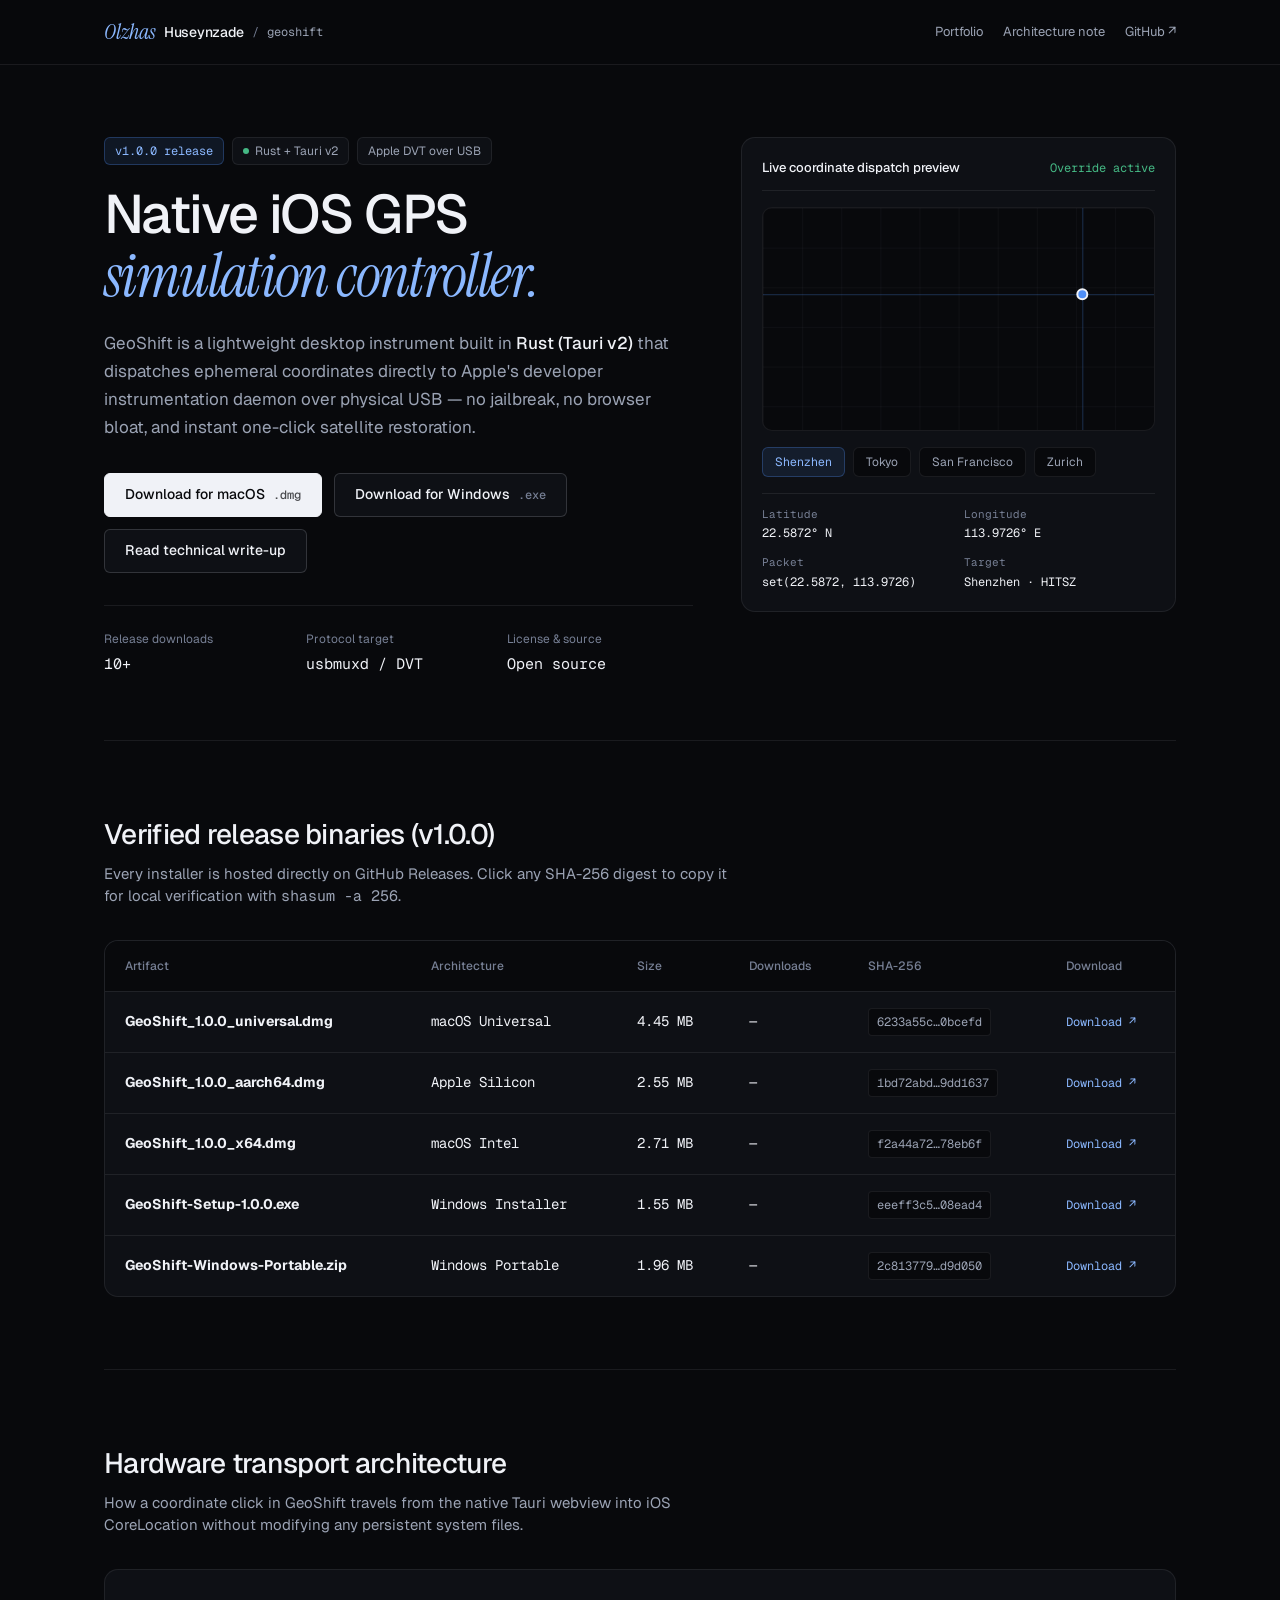
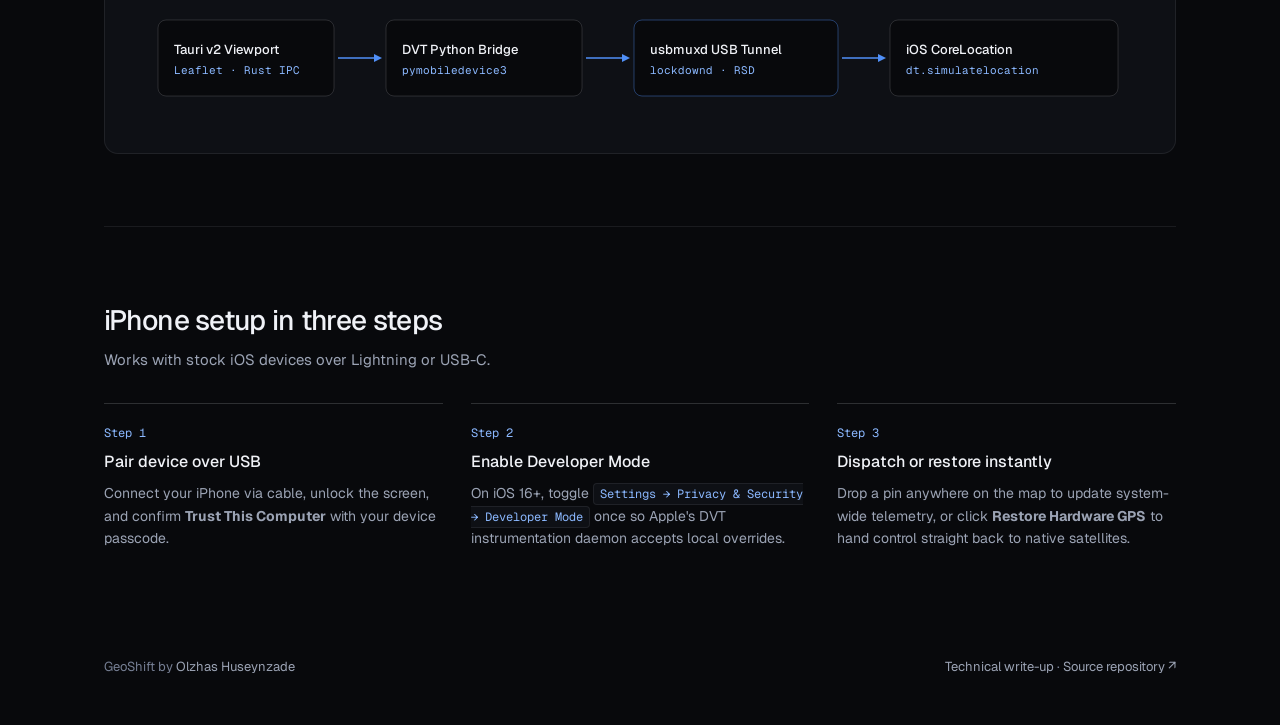
<file: geoshift/index.html>
<!DOCTYPE html>
<html lang="en">
<head>
  <meta charset="UTF-8" />
  <meta name="viewport" content="width=device-width, initial-scale=1.0" />
  <title>GeoShift v1.0.0 — Native iOS GPS Simulation Controller | olzhas.app</title>
  <meta name="description" content="Download GeoShift v1.0.0 for macOS and Windows. Native desktop iOS GPS simulation controller built with Rust, Tauri v2, and Apple DVT over usbmuxd." />
  <meta name="theme-color" content="#08090c" />

  <!-- Favicon & Social Cards -->
  <link rel="icon" type="image/svg+xml" href="/favicon.svg" />
  <link rel="apple-touch-icon" href="/apple-touch-icon.png" />
  <meta property="og:type" content="website" />
  <meta property="og:url" content="https://olzhas.app/geoshift/" />
  <meta property="og:title" content="GeoShift v1.0.0 — Native iOS GPS Simulation Controller" />
  <meta property="og:description" content="Cross-platform desktop instrument in Rust & Tauri v2 simulating iOS GPS telemetry over USB via Apple DVT without jailbreak." />
  <meta property="og:image" content="https://olzhas.app/og-image.png" />
  <meta name="twitter:card" content="summary_large_image" />
  <meta name="twitter:title" content="GeoShift v1.0.0 — Native iOS GPS Simulation Controller" />
  <meta name="twitter:description" content="Download verified macOS Universal, Apple Silicon, and Windows installers with SHA-256 checksums." />
  <meta name="twitter:image" content="https://olzhas.app/og-image.png" />

  <link rel="preconnect" href="https://fonts.googleapis.com" />
  <link rel="preconnect" href="https://fonts.gstatic.com" crossorigin />
  <link href="https://fonts.googleapis.com/css2?family=Geist:wght@400;500;600&family=Geist+Mono:wght@400;500&family=Instrument+Serif:ital@0;1&display=swap" rel="stylesheet" />

  <style>
    :root {
      --bg: #08090c;
      --surface-1: #0e1015;
      --surface-2: #14171f;
      --border: rgba(236, 240, 248, 0.08);
      --border-strong: rgba(236, 240, 248, 0.16);
      --border-focus: rgba(79, 143, 247, 0.65);
      --text-primary: #f0f2f7;
      --text-secondary: #9ba3b4;
      --text-muted: #767f94;
      --accent: #4f8ff7;
      --accent-tint: rgba(79, 143, 247, 0.1);
      --accent-border: rgba(79, 143, 247, 0.28);
      --accent-text: #8bb8ff;
      --status-online: #45b884;
      --font-sans: 'Geist', -apple-system, BlinkMacSystemFont, "Segoe UI", sans-serif;
      --font-serif: 'Instrument Serif', Georgia, serif;
      --font-mono: 'Geist Mono', ui-monospace, SFMono-Regular, Menlo, monospace;
      --ease-out: cubic-bezier(0.23, 1, 0.32, 1);
      --radius-sm: 6px;
      --radius-md: 10px;
      --radius-lg: 14px;
    }

    *, *::before, *::after { box-sizing: border-box; margin: 0; padding: 0; }
    ::selection { background: rgba(79, 143, 247, 0.28); color: var(--text-primary); }

    html {
      background: var(--bg);
      color: var(--text-primary);
      font-family: var(--font-sans);
      font-size: 16px;
      line-height: 1.5;
      -webkit-font-smoothing: antialiased;
      scroll-behavior: smooth;
    }

    body { background: var(--bg); color: var(--text-primary); min-height: 100vh; }
    a { color: inherit; text-decoration: none; text-underline-offset: 4px; }
    button { font: inherit; color: inherit; background: none; border: none; cursor: pointer; }
    code, .mono { font-family: var(--font-mono); font-variant-numeric: tabular-nums; }
    :focus-visible { outline: 2px solid var(--border-focus); outline-offset: 2px; border-radius: 4px; }

    .site-header {
      position: sticky;
      top: 0;
      z-index: 50;
      background: rgba(8, 9, 12, 0.84);
      backdrop-filter: blur(12px);
      -webkit-backdrop-filter: blur(12px);
      border-bottom: 1px solid var(--border);
    }

    .header-inner {
      max-width: 1120px;
      margin: 0 auto;
      padding: 0 24px;
      height: 64px;
      display: flex;
      align-items: center;
      justify-content: space-between;
      gap: 20px;
    }

    .brand {
      display: inline-flex;
      align-items: center;
      gap: 8px;
      font-size: 14px;
    }

    .brand-first {
      font-family: var(--font-serif);
      font-style: italic;
      font-size: 22px;
      color: var(--accent-text);
      line-height: 1;
    }

    .brand-last { font-weight: 500; letter-spacing: -0.02em; }
    .brand-sep { font-family: var(--font-mono); color: var(--text-muted); font-size: 12px; }
    .brand-page { font-family: var(--font-mono); color: var(--text-secondary); font-size: 12px; }

    .nav-right {
      display: flex;
      align-items: center;
      gap: 20px;
      font-size: 13px;
      color: var(--text-secondary);
    }

    .nav-right a:hover { color: var(--text-primary); }

    .container {
      max-width: 1120px;
      margin: 0 auto;
      padding: 0 24px;
    }

    .hero {
      padding: 72px 0 64px;
      display: grid;
      grid-template-columns: 1.15fr 0.85fr;
      gap: 48px;
      align-items: start;
      border-bottom: 1px solid var(--border);
    }

    .meta-row {
      display: flex;
      align-items: center;
      flex-wrap: wrap;
      gap: 8px;
      margin-bottom: 20px;
    }

    .pill {
      display: inline-flex;
      align-items: center;
      gap: 6px;
      padding: 4px 10px;
      border-radius: var(--radius-sm);
      background: var(--surface-1);
      border: 1px solid var(--border);
      font-size: 12px;
      color: var(--text-secondary);
    }

    .pill.accent {
      background: var(--accent-tint);
      border-color: var(--accent-border);
      color: var(--accent-text);
      font-family: var(--font-mono);
    }

    .dot {
      width: 6px;
      height: 6px;
      border-radius: 50%;
      background: var(--status-online);
    }

    h1 {
      font-size: clamp(36px, 4.4vw, 54px);
      font-weight: 500;
      line-height: 1.08;
      letter-spacing: -0.03em;
      text-wrap: balance;
      margin-bottom: 20px;
    }

    h1 .serif {
      font-family: var(--font-serif);
      font-style: italic;
      font-weight: 400;
      font-size: 1.12em;
      color: var(--accent-text);
    }

    .lead {
      font-size: 17px;
      line-height: 1.65;
      color: var(--text-secondary);
      max-width: 56ch;
      text-wrap: pretty;
      margin-bottom: 32px;
    }

    .lead strong { color: var(--text-primary); font-weight: 500; }

    .cta-row {
      display: flex;
      flex-wrap: wrap;
      gap: 12px;
      margin-bottom: 32px;
    }

    .btn {
      display: inline-flex;
      align-items: center;
      gap: 8px;
      height: 44px;
      padding: 0 20px;
      border-radius: var(--radius-sm);
      font-size: 14px;
      font-weight: 500;
      transition: background-color 150ms ease, border-color 150ms ease, transform 120ms var(--ease-out);
    }

    .btn:active { transform: scale(0.97); }
    .btn-primary { background: var(--text-primary); color: var(--bg); border: 1px solid var(--text-primary); }
    .btn-primary:hover { background: #dce3f2; }
    .btn-secondary { background: var(--surface-1); color: var(--text-primary); border: 1px solid var(--border-strong); }
    .btn-secondary:hover { background: var(--surface-2); border-color: var(--accent-border); }

    .stat-strip {
      display: grid;
      grid-template-columns: repeat(3, 1fr);
      gap: 16px;
      padding-top: 24px;
      border-top: 1px solid var(--border);
    }

    .stat-label { font-size: 12px; color: var(--text-muted); display: block; margin-bottom: 4px; }
    .stat-val { font-family: var(--font-mono); font-size: 15px; color: var(--text-primary); font-variant-numeric: tabular-nums; }

    /* Interactive Telemetry Instrument */
    .panel {
      background: var(--surface-1);
      border: 1px solid var(--border);
      border-radius: var(--radius-lg);
      padding: 20px;
      display: flex;
      flex-direction: column;
      gap: 16px;
    }

    .panel-head {
      display: flex;
      align-items: center;
      justify-content: space-between;
      padding-bottom: 12px;
      border-bottom: 1px solid var(--border);
      font-size: 13px;
    }

    .sim-box {
      position: relative;
      height: 224px;
      border-radius: var(--radius-md);
      background: var(--bg);
      border: 1px solid var(--border);
      overflow: hidden;
      cursor: crosshair;
    }

    .cross-x, .cross-y {
      position: absolute;
      background: rgba(79, 143, 247, 0.28);
      pointer-events: none;
      transition: transform 220ms var(--ease-out);
    }

    .cross-x { top: 0; left: 0; width: 100%; height: 1px; }
    .cross-y { top: 0; left: 0; width: 1px; height: 100%; }

    .pin {
      position: absolute;
      top: 0;
      left: 0;
      width: 12px;
      height: 12px;
      margin: -6px 0 0 -6px;
      border-radius: 50%;
      background: var(--accent);
      border: 2px solid var(--text-primary);
      pointer-events: none;
      transition: transform 220ms var(--ease-out);
    }

    .presets { display: flex; flex-wrap: wrap; gap: 8px; }
    .preset {
      height: 30px;
      padding: 0 12px;
      border-radius: var(--radius-sm);
      background: var(--bg);
      border: 1px solid var(--border);
      font-size: 12px;
      color: var(--text-secondary);
      transition: border-color 150ms ease, color 150ms ease;
    }

    .preset:hover { color: var(--text-primary); border-color: var(--border-strong); }
    .preset.is-active { color: var(--accent-text); background: var(--accent-tint); border-color: var(--accent-border); }

    .tele-grid {
      display: grid;
      grid-template-columns: repeat(2, 1fr);
      gap: 12px;
      padding-top: 12px;
      border-top: 1px solid var(--border);
      font-family: var(--font-mono);
      font-size: 12px;
    }

    .tele-k { display: block; font-size: 11px; color: var(--text-muted); margin-bottom: 2px; }

    /* Sections */
    .section { padding: 72px 0; border-bottom: 1px solid var(--border); }
    .section-title {
      font-size: 28px;
      font-weight: 500;
      letter-spacing: -0.025em;
      margin-bottom: 8px;
    }

    .section-desc {
      font-size: 15px;
      color: var(--text-secondary);
      margin-bottom: 32px;
      max-width: 64ch;
    }

    /* Verified Release Table */
    .table-wrap {
      border: 1px solid var(--border);
      border-radius: var(--radius-lg);
      overflow-x: auto;
      background: var(--surface-1);
    }

    table {
      width: 100%;
      border-collapse: collapse;
      font-size: 14px;
    }

    th, td {
      text-align: left;
      padding: 16px 20px;
      border-bottom: 1px solid var(--border);
    }

    tr:last-child td { border-bottom: none; }
    th { font-size: 12px; font-weight: 500; color: var(--text-muted); background: var(--bg); }

    .sha-btn {
      font-family: var(--font-mono);
      font-size: 12px;
      color: var(--text-secondary);
      background: var(--bg);
      border: 1px solid var(--border);
      padding: 4px 8px;
      border-radius: 4px;
      transition: border-color 150ms ease, color 150ms ease;
    }

    .sha-btn:hover { color: var(--text-primary); border-color: var(--accent-border); }

    .dl-link {
      font-family: var(--font-mono);
      font-size: 12px;
      color: var(--accent-text);
      white-space: nowrap;
    }

    .dl-link:hover { text-decoration: underline; }

    /* Architecture Diagram Box */
    .arch-box {
      background: var(--surface-1);
      border: 1px solid var(--border);
      border-radius: var(--radius-lg);
      padding: 28px;
      overflow-x: auto;
    }

    /* Setup Steps Grid */
    .steps-grid {
      display: grid;
      grid-template-columns: repeat(3, 1fr);
      gap: 28px;
    }

    .step {
      border-top: 1px solid var(--border-strong);
      padding-top: 20px;
    }

    .step-num {
      font-family: var(--font-mono);
      font-size: 12px;
      color: var(--accent-text);
      display: block;
      margin-bottom: 8px;
    }

    .step h3 { font-size: 16px; font-weight: 500; margin-bottom: 8px; }
    .step p { font-size: 14px; line-height: 1.6; color: var(--text-secondary); }
    .step code {
      font-size: 12px;
      color: var(--accent-text);
      background: var(--surface-1);
      padding: 2px 6px;
      border-radius: 4px;
      border: 1px solid var(--border);
    }

    footer {
      padding: 36px 0 48px;
      font-size: 13px;
      color: var(--text-muted);
    }

    .footer-inner {
      max-width: 1120px;
      margin: 0 auto;
      padding: 0 24px;
      display: flex;
      justify-content: space-between;
      flex-wrap: wrap;
      gap: 16px;
    }

    footer a { color: var(--text-secondary); }
    footer a:hover { color: var(--text-primary); }

    @media (max-width: 900px) {
      .hero, .steps-grid { grid-template-columns: 1fr; }
      .stat-strip { grid-template-columns: repeat(3, 1fr); }
    }
  </style>
</head>
<body>
  <header class="site-header">
    <div class="header-inner">
      <a href="/" class="brand">
        <span class="brand-first">Olzhas</span>
        <span class="brand-last">Huseynzade</span>
        <span class="brand-sep">/</span>
        <span class="brand-page">geoshift</span>
      </a>
      <nav class="nav-right">
        <a href="/">Portfolio</a>
        <a href="/notes/ios-gps-usbmuxd.html">Architecture note</a>
        <a href="https://github.com/shushpaaaa/GeoShift" target="_blank" rel="noopener">GitHub ↗</a>
      </nav>
    </div>
  </header>

  <main class="container">
    <section class="hero">
      <div>
        <div class="meta-row">
          <span class="pill accent">v1.0.0 release</span>
          <span class="pill"><span class="dot"></span><span>Rust + Tauri v2</span></span>
          <span class="pill">Apple DVT over USB</span>
        </div>

        <h1>Native iOS GPS <span class="serif">simulation controller.</span></h1>

        <p class="lead">
          GeoShift is a lightweight desktop instrument built in <strong>Rust (Tauri v2)</strong> that dispatches ephemeral coordinates directly to Apple's developer instrumentation daemon over physical USB — no jailbreak, no browser bloat, and instant one-click satellite restoration.
        </p>

        <div class="cta-row">
          <a href="https://github.com/shushpaaaa/GeoShift/releases/download/v1.0.0/GeoShift_1.0.0_universal.dmg" class="btn btn-primary">
            <span>Download for macOS</span>
            <span class="mono" style="font-size: 12px; opacity: 0.72;">.dmg</span>
          </a>
          <a href="https://github.com/shushpaaaa/GeoShift/releases/download/v1.0.0/GeoShift-Setup-1.0.0.exe" class="btn btn-secondary">
            <span>Download for Windows</span>
            <span class="mono" style="font-size: 12px; color: var(--text-muted);">.exe</span>
          </a>
          <a href="/notes/ios-gps-usbmuxd.html" class="btn btn-secondary">Read technical write-up</a>
        </div>

        <div class="stat-strip">
          <div>
            <span class="stat-label">Release downloads</span>
            <span id="totalDownloads" class="stat-val">10+</span>
          </div>
          <div>
            <span class="stat-label">Protocol target</span>
            <span class="stat-val">usbmuxd / DVT</span>
          </div>
          <div>
            <span class="stat-label">License &amp; source</span>
            <span class="stat-val">Open source</span>
          </div>
        </div>
      </div>

      <div class="panel">
        <div class="panel-head">
          <span style="font-weight: 500;">Live coordinate dispatch preview</span>
          <span id="simStatus" class="mono" style="font-size: 12px; color: var(--status-online);">Override active</span>
        </div>
        <div id="simBox" class="sim-box">
          <svg width="100%" height="100%" viewBox="0 0 400 224" preserveAspectRatio="none" style="position:absolute;inset:0;pointer-events:none;">
            <defs>
              <pattern id="g" width="40" height="40" patternUnits="userSpaceOnUse">
                <path d="M 40 0 L 0 0 0 40" fill="none" stroke="rgba(236,240,248,0.06)" stroke-width="1"/>
              </pattern>
            </defs>
            <rect width="100%" height="100%" fill="url(#g)"/>
          </svg>
          <div id="cx" class="cross-x"></div>
          <div id="cy" class="cross-y"></div>
          <div id="pin" class="pin"></div>
        </div>
        <div class="presets">
          <button type="button" class="preset is-active" data-lat="22.5872" data-lng="113.9726" data-name="Shenzhen · HITSZ">Shenzhen</button>
          <button type="button" class="preset" data-lat="35.6762" data-lng="139.6503" data-name="Tokyo">Tokyo</button>
          <button type="button" class="preset" data-lat="37.7749" data-lng="-122.4194" data-name="San Francisco">San Francisco</button>
          <button type="button" class="preset" data-lat="47.3769" data-lng="8.5417" data-name="Zurich">Zurich</button>
        </div>
        <div class="tele-grid">
          <div><span class="tele-k">Latitude</span><span id="tLat">22.5872° N</span></div>
          <div><span class="tele-k">Longitude</span><span id="tLng">113.9726° E</span></div>
          <div><span class="tele-k">Packet</span><span id="tPkt">set(22.5872, 113.9726)</span></div>
          <div><span class="tele-k">Target</span><span id="tName">Shenzhen · HITSZ</span></div>
        </div>
      </div>
    </section>

    <section class="section" id="downloads">
      <h2 class="section-title">Verified release binaries (v1.0.0)</h2>
      <p class="section-desc">
        Every installer is hosted directly on GitHub Releases. Click any SHA-256 digest to copy it for local verification with <code>shasum -a 256</code>.
      </p>

      <div class="table-wrap">
        <table>
          <thead>
            <tr>
              <th>Artifact</th>
              <th>Architecture</th>
              <th>Size</th>
              <th>Downloads</th>
              <th>SHA-256</th>
              <th>Download</th>
            </tr>
          </thead>
          <tbody id="assetTableBody">
            <tr data-asset="GeoShift_1.0.0_universal.dmg">
              <td><strong>GeoShift_1.0.0_universal.dmg</strong></td>
              <td class="mono">macOS Universal</td>
              <td class="mono">4.45 MB</td>
              <td class="mono dl-count">—</td>
              <td><button class="sha-btn" data-sha="6233a55c473a28355a813e60065b15ad5c7b5851253cd13850411294800bcefd">6233a55c…0bcefd</button></td>
              <td><a class="dl-link" href="https://github.com/shushpaaaa/GeoShift/releases/download/v1.0.0/GeoShift_1.0.0_universal.dmg">Download ↗</a></td>
            </tr>
            <tr data-asset="GeoShift_1.0.0_aarch64.dmg">
              <td><strong>GeoShift_1.0.0_aarch64.dmg</strong></td>
              <td class="mono">Apple Silicon</td>
              <td class="mono">2.55 MB</td>
              <td class="mono dl-count">—</td>
              <td><button class="sha-btn" data-sha="1bd72abdce6673d0d7aadf6b39a20100f1807dab8f84f2aee16749eb19dd1637">1bd72abd…9dd1637</button></td>
              <td><a class="dl-link" href="https://github.com/shushpaaaa/GeoShift/releases/download/v1.0.0/GeoShift_1.0.0_aarch64.dmg">Download ↗</a></td>
            </tr>
            <tr data-asset="GeoShift_1.0.0_x64.dmg">
              <td><strong>GeoShift_1.0.0_x64.dmg</strong></td>
              <td class="mono">macOS Intel</td>
              <td class="mono">2.71 MB</td>
              <td class="mono dl-count">—</td>
              <td><button class="sha-btn" data-sha="f2a44a72e5314bc4fa77f9a9119d6cbae48ff22254217278f5415b4fba78eb6f">f2a44a72…78eb6f</button></td>
              <td><a class="dl-link" href="https://github.com/shushpaaaa/GeoShift/releases/download/v1.0.0/GeoShift_1.0.0_x64.dmg">Download ↗</a></td>
            </tr>
            <tr data-asset="GeoShift-Setup-1.0.0.exe">
              <td><strong>GeoShift-Setup-1.0.0.exe</strong></td>
              <td class="mono">Windows Installer</td>
              <td class="mono">1.55 MB</td>
              <td class="mono dl-count">—</td>
              <td><button class="sha-btn" data-sha="eeeff3c56822076af7d2e77c2f095b5881f3570a310f22ab70ac8abd4208ead4">eeeff3c5…08ead4</button></td>
              <td><a class="dl-link" href="https://github.com/shushpaaaa/GeoShift/releases/download/v1.0.0/GeoShift-Setup-1.0.0.exe">Download ↗</a></td>
            </tr>
            <tr data-asset="GeoShift-Windows-Portable.zip">
              <td><strong>GeoShift-Windows-Portable.zip</strong></td>
              <td class="mono">Windows Portable</td>
              <td class="mono">1.96 MB</td>
              <td class="mono dl-count">—</td>
              <td><button class="sha-btn" data-sha="2c8137798ae2affb51e4d4b57e5bee389ecf6f6dcbd3ff6224a8f247d0d9d050">2c813779…d9d050</button></td>
              <td><a class="dl-link" href="https://github.com/shushpaaaa/GeoShift/releases/download/v1.0.0/GeoShift-Windows-Portable.zip">Download ↗</a></td>
            </tr>
          </tbody>
        </table>
      </div>
    </section>

    <section class="section">
      <h2 class="section-title">Hardware transport architecture</h2>
      <p class="section-desc">
        How a coordinate click in GeoShift travels from the native Tauri webview into iOS CoreLocation without modifying any persistent system files.
      </p>

      <div class="arch-box">
        <svg viewBox="0 0 980 120" width="100%" height="120" role="img" aria-label="GeoShift transport pipeline diagram">
          <style>
            .n-title { font-family: 'Geist', -apple-system, sans-serif; font-size: 13px; font-weight: 500; fill: #f0f2f7; }
            .n-sub { font-family: 'Geist Mono', monospace; font-size: 11px; fill: #8bb8ff; }
          </style>
          <g transform="translate(8, 22)">
            <rect width="176" height="76" rx="8" fill="#08090c" stroke="rgba(236,240,248,0.14)"/>
            <text x="16" y="34" class="n-title">Tauri v2 Viewport</text>
            <text x="16" y="54" class="n-sub">Leaflet · Rust IPC</text>
          </g>
          <path d="M188 60 H224" stroke="#4f8ff7" stroke-width="1.5"/>
          <polygon points="224,56 232,60 224,64" fill="#4f8ff7"/>

          <g transform="translate(236, 22)">
            <rect width="196" height="76" rx="8" fill="#08090c" stroke="rgba(236,240,248,0.14)"/>
            <text x="16" y="34" class="n-title">DVT Python Bridge</text>
            <text x="16" y="54" class="n-sub">pymobiledevice3</text>
          </g>
          <path d="M436 60 H472" stroke="#4f8ff7" stroke-width="1.5"/>
          <polygon points="472,56 480,60 472,64" fill="#4f8ff7"/>

          <g transform="translate(484, 22)">
            <rect width="204" height="76" rx="8" fill="#08090c" stroke="rgba(79,143,247,0.38)"/>
            <text x="16" y="34" class="n-title">usbmuxd USB Tunnel</text>
            <text x="16" y="54" class="n-sub">lockdownd · RSD</text>
          </g>
          <path d="M692 60 H728" stroke="#4f8ff7" stroke-width="1.5"/>
          <polygon points="728,56 736,60 728,64" fill="#4f8ff7"/>

          <g transform="translate(740, 22)">
            <rect width="228" height="76" rx="8" fill="#08090c" stroke="rgba(236,240,248,0.14)"/>
            <text x="16" y="34" class="n-title">iOS CoreLocation</text>
            <text x="16" y="54" class="n-sub">dt.simulatelocation</text>
          </g>
        </svg>
      </div>
    </section>

    <section class="section" style="border-bottom: none;">
      <h2 class="section-title">iPhone setup in three steps</h2>
      <p class="section-desc">Works with stock iOS devices over Lightning or USB-C.</p>

      <div class="steps-grid">
        <div class="step">
          <span class="step-num">Step 1</span>
          <h3>Pair device over USB</h3>
          <p>Connect your iPhone via cable, unlock the screen, and confirm <strong>Trust This Computer</strong> with your device passcode.</p>
        </div>
        <div class="step">
          <span class="step-num">Step 2</span>
          <h3>Enable Developer Mode</h3>
          <p>On iOS 16+, toggle <code>Settings → Privacy &amp; Security → Developer Mode</code> once so Apple's DVT instrumentation daemon accepts local overrides.</p>
        </div>
        <div class="step">
          <span class="step-num">Step 3</span>
          <h3>Dispatch or restore instantly</h3>
          <p>Drop a pin anywhere on the map to update system-wide telemetry, or click <strong>Restore Hardware GPS</strong> to hand control straight back to native satellites.</p>
        </div>
      </div>
    </section>
  </main>

  <footer>
    <div class="footer-inner">
      <span>GeoShift by <a href="/">Olzhas Huseynzade</a></span>
      <span><a href="/notes/ios-gps-usbmuxd.html">Technical write-up</a> · <a href="https://github.com/shushpaaaa/GeoShift" target="_blank" rel="noopener">Source repository ↗</a></span>
    </div>
  </footer>

  <script>
    (function () {
      // Live GitHub Release download counters
      fetch("https://api.github.com/repos/shushpaaaa/GeoShift/releases/tags/v1.0.0")
        .then((r) => r.json())
        .then((rel) => {
          if (!rel || !Array.isArray(rel.assets)) return;
          let total = 0;
          rel.assets.forEach((a) => {
            total += a.download_count || 0;
            const row = document.querySelector(`tr[data-asset="${a.name}"] .dl-count`);
            if (row) row.textContent = String(a.download_count || 0);
          });
          const totalEl = document.getElementById("totalDownloads");
          if (totalEl) totalEl.textContent = String(total);
        })
        .catch(() => {});

      // Copy SHA-256 buttons
      document.querySelectorAll(".sha-btn").forEach((btn) => {
        const orig = btn.textContent;
        btn.addEventListener("click", () => {
          navigator.clipboard?.writeText(btn.dataset.sha).catch(() => {});
          btn.textContent = "Copied SHA-256";
          setTimeout(() => { btn.textContent = orig; }, 1600);
        });
      });

      // Interactive Coordinate Preview
      const box = document.getElementById("simBox");
      const cx = document.getElementById("cx");
      const cy = document.getElementById("cy");
      const pin = document.getElementById("pin");
      const tLat = document.getElementById("tLat");
      const tLng = document.getElementById("tLng");
      const tPkt = document.getElementById("tPkt");
      const tName = document.getElementById("tName");
      const presets = Array.from(document.querySelectorAll(".preset"));

      function setPos(lat, lng, name) {
        const w = box.clientWidth || 360;
        const h = box.clientHeight || 224;
        const px = Math.min(0.94, Math.max(0.06, (lng + 180) / 360)) * w;
        const py = Math.min(0.9, Math.max(0.1, (75 - lat) / 135)) * h;
        cx.style.transform = `translateY(${py.toFixed(1)}px)`;
        cy.style.transform = `translateX(${px.toFixed(1)}px)`;
        pin.style.transform = `translate(${px.toFixed(1)}px, ${py.toFixed(1)}px)`;
        tLat.textContent = `${Math.abs(lat).toFixed(4)}° ${lat >= 0 ? "N" : "S"}`;
        tLng.textContent = `${Math.abs(lng).toFixed(4)}° ${lng >= 0 ? "E" : "W"}`;
        tPkt.textContent = `set(${lat.toFixed(4)}, ${lng.toFixed(4)})`;
        tName.textContent = name;
      }

      presets.forEach((b) => b.addEventListener("click", () => {
        presets.forEach((x) => x.classList.remove("is-active"));
        b.classList.add("is-active");
        setPos(parseFloat(b.dataset.lat), parseFloat(b.dataset.lng), b.dataset.name);
      }));

      box.addEventListener("click", (e) => {
        const r = box.getBoundingClientRect();
        const lng = ((e.clientX - r.left) / r.width) * 360 - 180;
        const lat = 75 - ((e.clientY - r.top) / r.height) * 135;
        presets.forEach((x) => x.classList.remove("is-active"));
        setPos(lat, lng, "Custom point");
      });

      setTimeout(() => setPos(22.5872, 113.9726, "Shenzhen · HITSZ"), 40);
    })();
  </script>
</body>
</html>
</file>
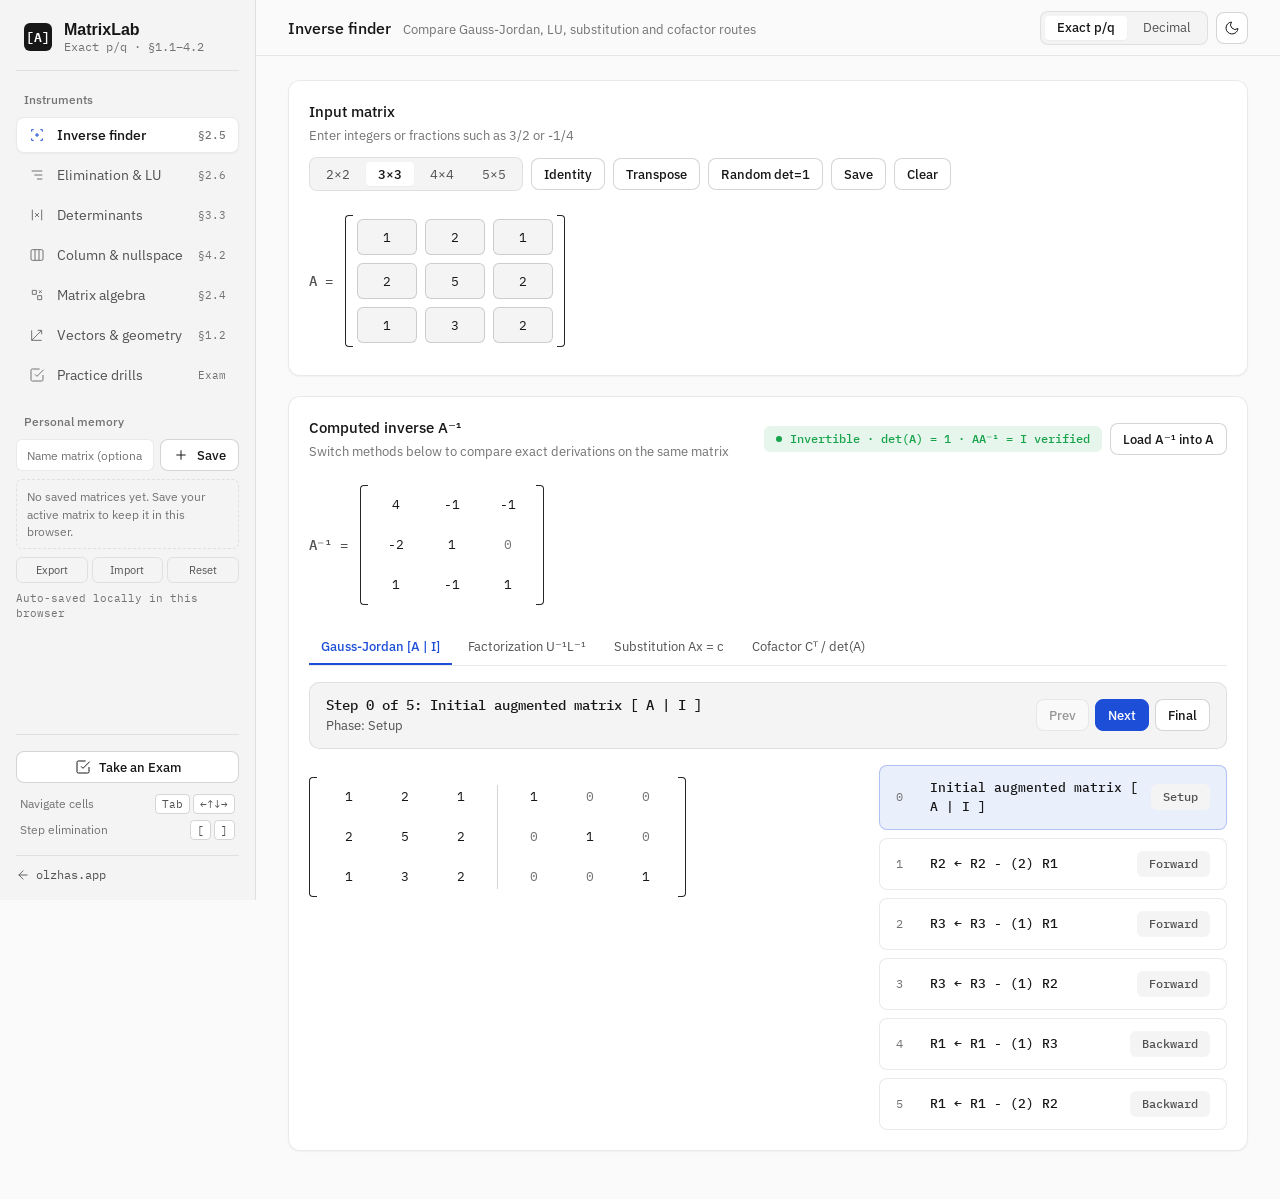
<file: matrix/index.html>
<!DOCTYPE html>
<html lang="en" data-theme="light">
<head>
  <meta charset="utf-8">
  <meta name="viewport" content="width=device-width, initial-scale=1">
  <title>MatrixLab — Exact Rational Linear Algebra Workbench | olzhas.app</title>
  <meta name="description" content="Exact BigInt rational linear algebra workbench by Olzhas Huseynzade: 5-method inverse finder, PA=LU & LDL^T elimination, determinants, subspaces, vector geometry, Exam Mode, and personal saved matrices." />
  <meta name="theme-color" content="#141415" />
  <link rel="icon" type="image/svg+xml" href="/favicon.svg">
  <link rel="apple-touch-icon" href="/apple-touch-icon.png">
  <meta property="og:type" content="website">
  <meta property="og:url" content="https://olzhas.app/matrix/">
  <meta property="og:title" content="MatrixLab — Exact Rational Linear Algebra Workbench">
  <meta property="og:description" content="Zero floating-point drift BigInt p/q workbench with 7 linear algebra instruments, full-screen Exam Mode, and local personal memory.">
  <meta property="og:image" content="https://olzhas.app/og-image.png">
  <meta name="twitter:card" content="summary_large_image">
  <meta name="twitter:image" content="https://olzhas.app/og-image.png">
  <link rel="preconnect" href="https://fonts.googleapis.com">
  <link rel="preconnect" href="https://fonts.gstatic.com" crossorigin>
  <link href="https://fonts.googleapis.com/css2?family=IBM+Plex+Mono:wght@400;500;600&family=IBM+Plex+Sans:wght@400;500;600&display=swap" rel="stylesheet">
  <script>
    (function () {
      try {
        var t = location.search.indexOf("theme=dark") !== -1 ? "dark" : localStorage.getItem("matrixlab-theme");
        if (t === "dark" || t === "light") document.documentElement.setAttribute("data-theme", t);
      } catch (e) {}
    })();
  </script>
  <link rel="stylesheet" href="styles.css">
</head>
<body>
  <div class="app-shell">
    <aside class="sidebar" id="sidebar" aria-label="Primary navigation">
      <button type="button" class="brand" id="brand-home" aria-label="Return to MatrixLab home">
        <div class="brand-mark">[A]</div>
        <div class="brand-text">
          <div class="brand-name">MatrixLab</div>
          <div class="brand-sub">Exact p/q · §1.1–4.2</div>
        </div>
      </button>

      <div class="nav-section-label">Instruments</div>
      <nav class="nav-list" id="nav-list">
        <button class="nav-item active" data-mode="inverse">
          <svg viewBox="0 0 24 24"><path d="M4 7V4h3M20 7V4h-3M4 17v3h3M20 17v3h-3M9 12h6M12 9v6"/></svg>
          <span>Inverse finder</span>
          <span class="nav-section-meta">§2.5</span>
        </button>
        <button class="nav-item" data-mode="elimination">
          <svg viewBox="0 0 24 24"><path d="M4 6h16M8 12h12M12 18h8"/></svg>
          <span>Elimination &amp; LU</span>
          <span class="nav-section-meta">§2.6</span>
        </button>
        <button class="nav-item" data-mode="determinant">
          <svg viewBox="0 0 24 24"><path d="M5 4v16M19 4v16M9 9l6 6M15 9l-6 6"/></svg>
          <span>Determinants</span>
          <span class="nav-section-meta">§3.3</span>
        </button>
        <button class="nav-item" data-mode="subspaces">
          <svg viewBox="0 0 24 24"><rect x="3" y="4" width="18" height="16" rx="2"/><path d="M9 4v16M15 4v16"/></svg>
          <span>Column &amp; nullspace</span>
          <span class="nav-section-meta">§4.2</span>
        </button>
        <button class="nav-item" data-mode="operations">
          <svg viewBox="0 0 24 24"><path d="M5 5h6v6H5zM13 13h6v6h-6zM15 5l4 4M19 5l-4 4"/></svg>
          <span>Matrix algebra</span>
          <span class="nav-section-meta">§2.4</span>
        </button>
        <button class="nav-item" data-mode="vectors">
          <svg viewBox="0 0 24 24"><path d="M4 20L19 5M19 5h-6M19 5v6M4 20h15M4 20V5"/></svg>
          <span>Vectors &amp; geometry</span>
          <span class="nav-section-meta">§1.2</span>
        </button>
        <button class="nav-item" data-mode="drills">
          <svg viewBox="0 0 24 24"><path d="M9 11l3 3L22 4"/><path d="M21 12v7a2 2 0 0 1-2 2H5a2 2 0 0 1-2-2V5a2 2 0 0 1 2-2h11"/></svg>
          <span>Practice drills</span>
          <span class="nav-section-meta">Exam</span>
        </button>
      </nav>

      <div class="nav-section-label">Personal memory</div>
      <div class="saved-section">
        <div class="saved-compose">
          <input type="text" class="saved-name-input" id="save-matrix-name" placeholder="Name matrix (optional)" maxlength="32" aria-label="Name for saved matrix">
          <button type="button" class="btn saved-add-btn" id="save-matrix-btn" title="Save active matrix to personal browser memory">
            <svg viewBox="0 0 24 24"><path d="M12 5v14M5 12h14"/></svg>
            <span>Save</span>
          </button>
        </div>
        <div class="saved-list" id="saved-list"></div>
        <div class="saved-tools">
          <button type="button" class="saved-tool-btn" id="memory-export-btn" title="Download saved matrices &amp; exam history as JSON">Export</button>
          <button type="button" class="saved-tool-btn" id="memory-import-btn" title="Import JSON backup">Import</button>
          <button type="button" class="saved-tool-btn" id="memory-reset-btn" title="Reset current workspace matrices to defaults">Reset</button>
          <input type="file" id="memory-import-file" accept="application/json,.json" hidden>
        </div>
        <div class="saved-hint" id="memory-status">Auto-saved locally in this browser</div>
      </div>

      <div class="sidebar-footer">
        <button type="button" class="btn sidebar-exam-btn" id="sidebar-exam-btn">
          <svg viewBox="0 0 24 24"><path d="M9 11l3 3L22 4"/><path d="M21 12v7a2 2 0 0 1-2 2H5a2 2 0 0 1-2-2V5a2 2 0 0 1 2-2h11"/></svg>
          <span>Take an Exam</span>
        </button>
        <div class="kbd-hint">
          <span>Navigate cells</span>
          <span><span class="keycap">Tab</span> <span class="keycap">←↑↓→</span></span>
        </div>
        <div class="kbd-hint">
          <span>Step elimination</span>
          <span><span class="keycap">[</span> <span class="keycap">]</span></span>
        </div>
        <a href="/" class="sidebar-back-link">
          <svg viewBox="0 0 24 24"><path d="M19 12H5M12 19l-7-7 7-7"/></svg>
          <span>olzhas.app</span>
        </a>
      </div>
    </aside>

    <div class="main-area">
      <header class="topbar">
        <div class="topbar-left">
          <button class="btn btn-icon mobile-menu-btn" id="mobile-menu-btn" aria-label="Toggle navigation">
            <svg viewBox="0 0 24 24"><path d="M4 6h16M4 12h16M4 18h16"/></svg>
          </button>
          <h1 class="page-title" id="page-title">Inverse finder</h1>
          <span class="page-subtitle" id="page-subtitle">Compare Gauss-Jordan, LU, substitution and cofactor routes</span>
        </div>

        <div class="topbar-actions">
          <div class="segmented" role="group" aria-label="Number display format">
            <button class="seg-btn active" id="fmt-frac" data-fmt="frac">Exact p/q</button>
            <button class="seg-btn" id="fmt-dec" data-fmt="dec">Decimal</button>
          </div>
          <button class="btn btn-icon theme-toggle-btn" id="theme-toggle" title="Toggle light or dark theme" aria-label="Toggle theme">
            <svg class="icon-moon" viewBox="0 0 24 24" aria-hidden="true"><path d="M21 12.79A9 9 0 1 1 11.21 3 7 7 0 0 0 21 12.79z"/></svg>
            <svg class="icon-sun" viewBox="0 0 24 24" aria-hidden="true"><circle cx="12" cy="12" r="4"/><path d="M12 2v2M12 20v2M4.93 4.93l1.41 1.41M17.66 17.66l1.41 1.41M2 12h2M20 12h2M6.34 17.66l-1.41 1.41M19.07 4.93l-1.41 1.41"/></svg>
          </button>
        </div>
      </header>

      <main class="content-wrap" id="workspace"></main>
    </div>
  </div>

  <div class="exam-overlay" id="exam-overlay" hidden role="dialog" aria-modal="true" aria-label="Exam mode"></div>

  <script defer src="engine.js"></script>
  <script defer src="app.js"></script>
</body>
</html>
</file>
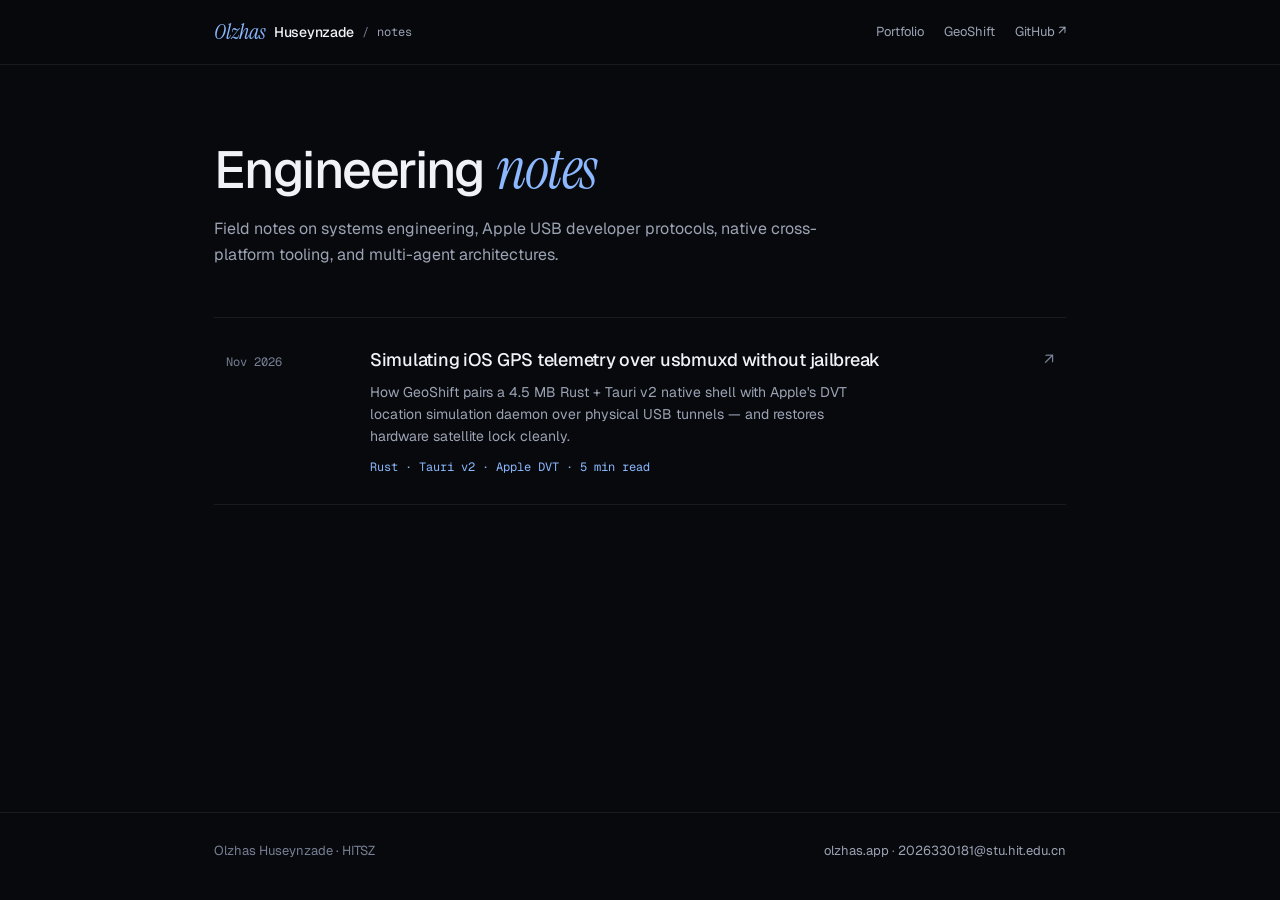
<file: notes/index.html>
<!DOCTYPE html>
<html lang="en">
<head>
  <meta charset="UTF-8" />
  <meta name="viewport" content="width=device-width, initial-scale=1.0" />
  <title>Engineering Notes — Olzhas Huseynzade | olzhas.app</title>
  <meta name="description" content="Technical notes on systems architecture, Apple USB developer protocols, Rust/Tauri native tooling, and autonomous multi-agent execution." />
  <meta name="theme-color" content="#08090c" />

  <link rel="icon" type="image/svg+xml" href="/favicon.svg" />
  <link rel="apple-touch-icon" href="/apple-touch-icon.png" />
  <meta property="og:type" content="website" />
  <meta property="og:url" content="https://olzhas.app/notes/" />
  <meta property="og:title" content="Engineering Notes — Olzhas Huseynzade" />
  <meta property="og:description" content="Deep-dive write-ups on iOS hardware instrumentation, Rust native tools, and autonomous AI systems." />
  <meta property="og:image" content="https://olzhas.app/og-image.png" />
  <meta name="twitter:card" content="summary_large_image" />
  <meta name="twitter:image" content="https://olzhas.app/og-image.png" />

  <link rel="preconnect" href="https://fonts.googleapis.com" />
  <link rel="preconnect" href="https://fonts.gstatic.com" crossorigin />
  <link href="https://fonts.googleapis.com/css2?family=Geist:wght@400;500;600&family=Geist+Mono:wght@400;500&family=Instrument+Serif:ital@0;1&display=swap" rel="stylesheet" />

  <style>
    :root {
      --bg: #08090c;
      --surface-1: #0e1015;
      --border: rgba(236, 240, 248, 0.08);
      --border-strong: rgba(236, 240, 248, 0.16);
      --text-primary: #f0f2f7;
      --text-secondary: #9ba3b4;
      --text-muted: #767f94;
      --accent-text: #8bb8ff;
      --font-sans: 'Geist', -apple-system, BlinkMacSystemFont, "Segoe UI", sans-serif;
      --font-serif: 'Instrument Serif', Georgia, serif;
      --font-mono: 'Geist Mono', ui-monospace, SFMono-Regular, Menlo, monospace;
      --ease-out: cubic-bezier(0.23, 1, 0.32, 1);
    }

    *, *::before, *::after { box-sizing: border-box; margin: 0; padding: 0; }
    ::selection { background: rgba(79, 143, 247, 0.28); color: var(--text-primary); }

    html {
      background: var(--bg);
      color: var(--text-primary);
      font-family: var(--font-sans);
      font-size: 16px;
      line-height: 1.5;
      -webkit-font-smoothing: antialiased;
    }

    body { background: var(--bg); min-height: 100vh; display: flex; flex-direction: column; }
    a { color: inherit; text-decoration: none; }
    .mono { font-family: var(--font-mono); font-variant-numeric: tabular-nums; }

    .site-header {
      position: sticky;
      top: 0;
      z-index: 50;
      background: rgba(8, 9, 12, 0.84);
      backdrop-filter: blur(12px);
      border-bottom: 1px solid var(--border);
    }

    .header-inner {
      max-width: 900px;
      margin: 0 auto;
      padding: 0 24px;
      height: 64px;
      display: flex;
      align-items: center;
      justify-content: space-between;
    }

    .brand { display: inline-flex; align-items: center; gap: 8px; font-size: 14px; }
    .brand-first { font-family: var(--font-serif); font-style: italic; font-size: 22px; color: var(--accent-text); line-height: 1; }
    .brand-last { font-weight: 500; letter-spacing: -0.02em; }
    .brand-sep { font-family: var(--font-mono); color: var(--text-muted); font-size: 12px; }
    .brand-page { font-family: var(--font-mono); color: var(--text-secondary); font-size: 12px; }

    .nav-right { display: flex; gap: 20px; font-size: 13px; color: var(--text-secondary); }
    .nav-right a:hover { color: var(--text-primary); }

    main {
      max-width: 900px;
      width: 100%;
      margin: 0 auto;
      padding: 72px 24px 96px;
      flex: 1;
    }

    h1 {
      font-size: clamp(36px, 4.5vw, 52px);
      font-weight: 500;
      letter-spacing: -0.03em;
      line-height: 1.08;
      margin-bottom: 16px;
    }

    h1 .serif {
      font-family: var(--font-serif);
      font-style: italic;
      font-weight: 400;
      font-size: 1.12em;
      color: var(--accent-text);
    }

    .intro {
      font-size: 16px;
      color: var(--text-secondary);
      max-width: 58ch;
      line-height: 1.65;
      margin-bottom: 48px;
    }

    .note-list { border-top: 1px solid var(--border); }

    .note-row {
      display: grid;
      grid-template-columns: 120px 1fr auto;
      gap: 24px;
      align-items: baseline;
      padding: 28px 12px;
      border-bottom: 1px solid var(--border);
      transition: background-color 160ms ease;
    }

    .note-row:hover { background: var(--surface-1); }
    .note-row:hover .note-arrow { transform: translate(3px, -3px); color: var(--text-primary); }

    .note-date { font-family: var(--font-mono); font-size: 12px; color: var(--text-muted); }
    .note-title { font-size: 18px; font-weight: 500; color: var(--text-primary); margin-bottom: 8px; letter-spacing: -0.015em; }
    .note-excerpt { font-size: 14px; line-height: 1.6; color: var(--text-secondary); max-width: 56ch; }
    .note-meta { font-family: var(--font-mono); font-size: 12px; color: var(--accent-text); margin-top: 10px; }
    .note-arrow { color: var(--text-muted); transition: transform 180ms var(--ease-out), color 160ms ease; }

    footer {
      border-top: 1px solid var(--border);
      padding: 28px 0 40px;
      font-size: 13px;
      color: var(--text-muted);
    }

    .footer-inner {
      max-width: 900px;
      margin: 0 auto;
      padding: 0 24px;
      display: flex;
      justify-content: space-between;
      flex-wrap: wrap;
      gap: 12px;
    }

    footer a { color: var(--text-secondary); }
    footer a:hover { color: var(--text-primary); }

    @media (max-width: 720px) {
      .note-row { grid-template-columns: 1fr; gap: 8px; }
      .note-arrow { display: none; }
    }
  </style>
</head>
<body>
  <header class="site-header">
    <div class="header-inner">
      <a href="/" class="brand">
        <span class="brand-first">Olzhas</span>
        <span class="brand-last">Huseynzade</span>
        <span class="brand-sep">/</span>
        <span class="brand-page">notes</span>
      </a>
      <nav class="nav-right">
        <a href="/">Portfolio</a>
        <a href="/geoshift/">GeoShift</a>
        <a href="https://github.com/shushpaaaa" target="_blank" rel="noopener">GitHub ↗</a>
      </nav>
    </div>
  </header>

  <main>
    <h1>Engineering <span class="serif">notes</span></h1>
    <p class="intro">
      Field notes on systems engineering, Apple USB developer protocols, native cross-platform tooling, and multi-agent architectures.
    </p>

    <div class="note-list">
      <a href="/notes/ios-gps-usbmuxd.html" class="note-row">
        <span class="note-date">Nov 2026</span>
        <div>
          <div class="note-title">Simulating iOS GPS telemetry over usbmuxd without jailbreak</div>
          <p class="note-excerpt">
            How GeoShift pairs a 4.5 MB Rust + Tauri v2 native shell with Apple's DVT location simulation daemon over physical USB tunnels — and restores hardware satellite lock cleanly.
          </p>
          <div class="note-meta">Rust · Tauri v2 · Apple DVT · 5 min read</div>
        </div>
        <span class="note-arrow">↗</span>
      </a>
    </div>
  </main>

  <footer>
    <div class="footer-inner">
      <span>Olzhas Huseynzade · HITSZ</span>
      <span><a href="/">olzhas.app</a> · <a href="mailto:2026330181@stu.hit.edu.cn">2026330181@stu.hit.edu.cn</a></span>
    </div>
  </footer>
</body>
</html>
</file>
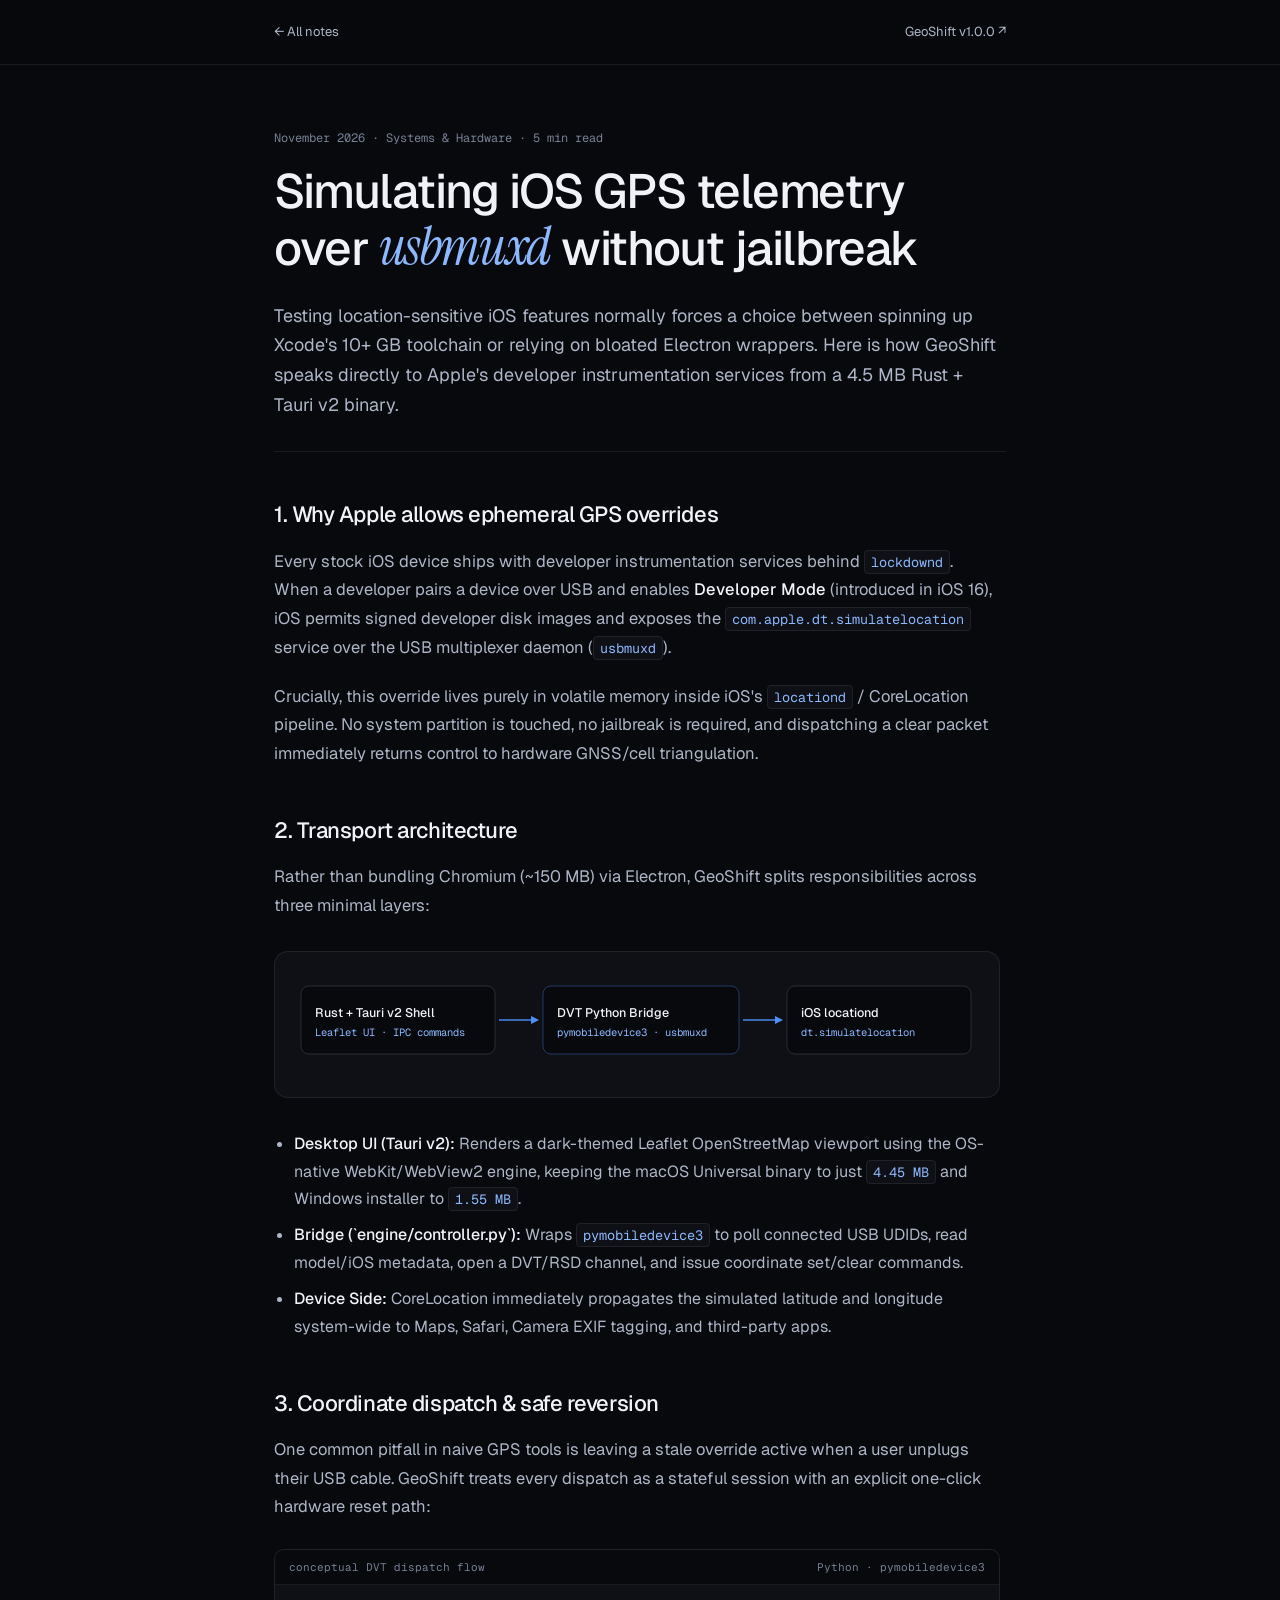
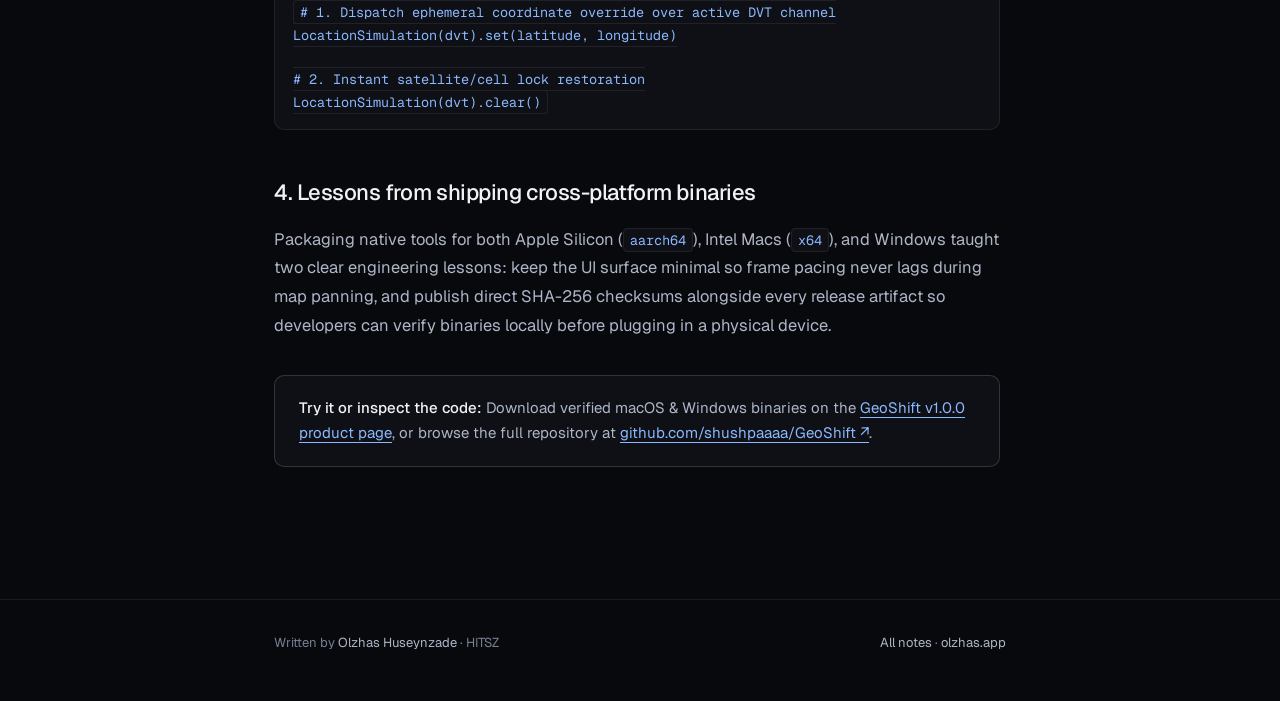
<file: notes/ios-gps-usbmuxd.html>
<!DOCTYPE html>
<html lang="en">
<head>
  <meta charset="UTF-8" />
  <meta name="viewport" content="width=device-width, initial-scale=1.0" />
  <title>Simulating iOS GPS telemetry over usbmuxd without jailbreak — Olzhas Huseynzade</title>
  <meta name="description" content="Engineering deep-dive on how GeoShift dispatches ephemeral GPS overrides to stock iOS devices using Rust, Tauri v2, usbmuxd, and Apple's DVT instrumentation services." />
  <meta name="theme-color" content="#08090c" />

  <link rel="icon" type="image/svg+xml" href="/favicon.svg" />
  <link rel="apple-touch-icon" href="/apple-touch-icon.png" />
  <meta property="og:type" content="article" />
  <meta property="og:url" content="https://olzhas.app/notes/ios-gps-usbmuxd.html" />
  <meta property="og:title" content="Simulating iOS GPS telemetry over usbmuxd without jailbreak" />
  <meta property="og:description" content="Inside GeoShift: Rust + Tauri v2, Apple's usbmuxd multiplexer, com.apple.dt.simulatelocation, and clean hardware GPS restoration." />
  <meta property="og:image" content="https://olzhas.app/og-image.png" />
  <meta name="twitter:card" content="summary_large_image" />
  <meta name="twitter:image" content="https://olzhas.app/og-image.png" />

  <link rel="preconnect" href="https://fonts.googleapis.com" />
  <link rel="preconnect" href="https://fonts.gstatic.com" crossorigin />
  <link href="https://fonts.googleapis.com/css2?family=Geist:wght@400;500;600&family=Geist+Mono:wght@400;500&family=Instrument+Serif:ital@0;1&display=swap" rel="stylesheet" />

  <style>
    :root {
      --bg: #08090c;
      --surface-1: #0e1015;
      --surface-2: #14171f;
      --border: rgba(236, 240, 248, 0.08);
      --border-strong: rgba(236, 240, 248, 0.16);
      --text-primary: #f0f2f7;
      --text-secondary: #adb5c7;
      --text-muted: #767f94;
      --accent: #4f8ff7;
      --accent-text: #8bb8ff;
      --font-sans: 'Geist', -apple-system, BlinkMacSystemFont, "Segoe UI", sans-serif;
      --font-serif: 'Instrument Serif', Georgia, serif;
      --font-mono: 'Geist Mono', ui-monospace, SFMono-Regular, Menlo, monospace;
      --radius-sm: 6px;
      --radius-md: 10px;
      --radius-lg: 14px;
    }

    *, *::before, *::after { box-sizing: border-box; margin: 0; padding: 0; }
    ::selection { background: rgba(79, 143, 247, 0.28); color: var(--text-primary); }

    html {
      background: var(--bg);
      color: var(--text-primary);
      font-family: var(--font-sans);
      font-size: 16px;
      line-height: 1.65;
      -webkit-font-smoothing: antialiased;
    }

    body { background: var(--bg); min-height: 100vh; }
    a { color: inherit; text-decoration: none; text-underline-offset: 4px; }
    code, pre { font-family: var(--font-mono); font-variant-numeric: tabular-nums; }

    .site-header {
      position: sticky;
      top: 0;
      z-index: 50;
      background: rgba(8, 9, 12, 0.84);
      backdrop-filter: blur(12px);
      border-bottom: 1px solid var(--border);
    }

    .header-inner {
      max-width: 780px;
      margin: 0 auto;
      padding: 0 24px;
      height: 64px;
      display: flex;
      align-items: center;
      justify-content: space-between;
    }

    .back-link {
      font-size: 13px;
      color: var(--text-secondary);
      display: inline-flex;
      align-items: center;
      gap: 6px;
    }

    .back-link:hover { color: var(--text-primary); }

    .article {
      max-width: 780px;
      margin: 0 auto;
      padding: 64px 24px 96px;
    }

    .article-meta {
      font-family: var(--font-mono);
      font-size: 12px;
      color: var(--text-muted);
      margin-bottom: 16px;
    }

    h1 {
      font-size: clamp(32px, 4.4vw, 48px);
      font-weight: 500;
      line-height: 1.1;
      letter-spacing: -0.03em;
      text-wrap: balance;
      margin-bottom: 24px;
    }

    h1 .serif {
      font-family: var(--font-serif);
      font-style: italic;
      font-weight: 400;
      font-size: 1.12em;
      color: var(--accent-text);
    }

    .article-lead {
      font-size: 18px;
      line-height: 1.65;
      color: var(--text-secondary);
      padding-bottom: 32px;
      border-bottom: 1px solid var(--border);
      margin-bottom: 40px;
      text-wrap: pretty;
    }

    .prose {
      max-width: 66ch;
    }

    .prose h2 {
      font-size: 22px;
      font-weight: 500;
      letter-spacing: -0.02em;
      color: var(--text-primary);
      margin: 44px 0 14px;
    }

    .prose p {
      font-size: 16.5px;
      line-height: 1.74;
      color: var(--text-secondary);
      margin-bottom: 20px;
      text-wrap: pretty;
    }

    .prose strong { color: var(--text-primary); font-weight: 500; }

    .prose code {
      font-size: 13.5px;
      color: var(--accent-text);
      background: var(--surface-1);
      padding: 2px 6px;
      border-radius: 4px;
      border: 1px solid var(--border);
    }

    .prose ul {
      margin: 0 0 24px 20px;
      color: var(--text-secondary);
      font-size: 16px;
      line-height: 1.74;
    }

    .prose li { margin-bottom: 8px; }

    .code-block {
      margin: 28px 0;
      background: var(--surface-1);
      border: 1px solid var(--border);
      border-radius: var(--radius-md);
      overflow: hidden;
    }

    .code-bar {
      display: flex;
      justify-content: space-between;
      align-items: center;
      padding: 8px 14px;
      border-bottom: 1px solid var(--border);
      background: var(--bg);
      font-family: var(--font-mono);
      font-size: 11px;
      color: var(--text-muted);
    }

    .code-block pre {
      padding: 16px 18px;
      overflow-x: auto;
      font-size: 13px;
      line-height: 1.65;
      color: var(--text-primary);
    }

    .diagram-card {
      margin: 32px 0;
      background: var(--surface-1);
      border: 1px solid var(--border);
      border-radius: var(--radius-lg);
      padding: 20px;
      overflow-x: auto;
    }

    .callout {
      margin: 36px 0;
      padding: 20px 24px;
      border-radius: var(--radius-md);
      background: var(--surface-1);
      border: 1px solid var(--border-strong);
      font-size: 15px;
      color: var(--text-secondary);
    }

    .callout a {
      color: var(--accent-text);
      text-decoration: underline;
    }

    footer {
      border-top: 1px solid var(--border);
      padding: 32px 0 48px;
      font-size: 13px;
      color: var(--text-muted);
    }

    .footer-inner {
      max-width: 780px;
      margin: 0 auto;
      padding: 0 24px;
      display: flex;
      justify-content: space-between;
      flex-wrap: wrap;
      gap: 12px;
    }

    footer a { color: var(--text-secondary); }
    footer a:hover { color: var(--text-primary); }
  </style>
</head>
<body>
  <header class="site-header">
    <div class="header-inner">
      <a href="/notes/" class="back-link">← All notes</a>
      <a href="/geoshift/" class="back-link">GeoShift v1.0.0 ↗</a>
    </div>
  </header>

  <article class="article">
    <div class="article-meta">November 2026 · Systems &amp; Hardware · 5 min read</div>
    <h1>Simulating iOS GPS telemetry over <span class="serif">usbmuxd</span> without jailbreak</h1>
    <p class="article-lead">
      Testing location-sensitive iOS features normally forces a choice between spinning up Xcode's 10+ GB toolchain or relying on bloated Electron wrappers. Here is how GeoShift speaks directly to Apple's developer instrumentation services from a 4.5 MB Rust + Tauri v2 binary.
    </p>

    <div class="prose">
      <h2>1. Why Apple allows ephemeral GPS overrides</h2>
      <p>
        Every stock iOS device ships with developer instrumentation services behind <code>lockdownd</code>. When a developer pairs a device over USB and enables <strong>Developer Mode</strong> (introduced in iOS 16), iOS permits signed developer disk images and exposes the <code>com.apple.dt.simulatelocation</code> service over the USB multiplexer daemon (<code>usbmuxd</code>).
      </p>
      <p>
        Crucially, this override lives purely in volatile memory inside iOS's <code>locationd</code> / CoreLocation pipeline. No system partition is touched, no jailbreak is required, and dispatching a clear packet immediately returns control to hardware GNSS/cell triangulation.
      </p>

      <h2>2. Transport architecture</h2>
      <p>
        Rather than bundling Chromium (~150 MB) via Electron, GeoShift splits responsibilities across three minimal layers:
      </p>

      <div class="diagram-card">
        <svg viewBox="0 0 680 96" width="100%" height="96" role="img" aria-label="GeoShift transport layers">
          <style>
            .t1 { font-family: 'Geist', -apple-system, sans-serif; font-size: 12.5px; font-weight: 500; fill: #f0f2f7; }
            .t2 { font-family: 'Geist Mono', monospace; font-size: 10.5px; fill: #8bb8ff; }
          </style>
          <g transform="translate(4, 14)">
            <rect width="194" height="68" rx="8" fill="#08090c" stroke="rgba(236,240,248,0.14)"/>
            <text x="14" y="31" class="t1">Rust + Tauri v2 Shell</text>
            <text x="14" y="50" class="t2">Leaflet UI · IPC commands</text>
          </g>
          <path d="M202 48 H234" stroke="#4f8ff7" stroke-width="1.4"/>
          <polygon points="234,44 242,48 234,52" fill="#4f8ff7"/>

          <g transform="translate(246, 14)">
            <rect width="196" height="68" rx="8" fill="#08090c" stroke="rgba(79,143,247,0.36)"/>
            <text x="14" y="31" class="t1">DVT Python Bridge</text>
            <text x="14" y="50" class="t2">pymobiledevice3 · usbmuxd</text>
          </g>
          <path d="M446 48 H478" stroke="#4f8ff7" stroke-width="1.4"/>
          <polygon points="478,44 486,48 478,52" fill="#4f8ff7"/>

          <g transform="translate(490, 14)">
            <rect width="184" height="68" rx="8" fill="#08090c" stroke="rgba(236,240,248,0.14)"/>
            <text x="14" y="31" class="t1">iOS locationd</text>
            <text x="14" y="50" class="t2">dt.simulatelocation</text>
          </g>
        </svg>
      </div>

      <ul>
        <li><strong>Desktop UI (Tauri v2):</strong> Renders a dark-themed Leaflet OpenStreetMap viewport using the OS-native WebKit/WebView2 engine, keeping the macOS Universal binary to just <code>4.45 MB</code> and Windows installer to <code>1.55 MB</code>.</li>
        <li><strong>Bridge (`engine/controller.py`):</strong> Wraps <code>pymobiledevice3</code> to poll connected USB UDIDs, read model/iOS metadata, open a DVT/RSD channel, and issue coordinate set/clear commands.</li>
        <li><strong>Device Side:</strong> CoreLocation immediately propagates the simulated latitude and longitude system-wide to Maps, Safari, Camera EXIF tagging, and third-party apps.</li>
      </ul>

      <h2>3. Coordinate dispatch &amp; safe reversion</h2>
      <p>
        One common pitfall in naive GPS tools is leaving a stale override active when a user unplugs their USB cable. GeoShift treats every dispatch as a stateful session with an explicit one-click hardware reset path:
      </p>

      <div class="code-block">
        <div class="code-bar">
          <span>conceptual DVT dispatch flow</span>
          <span>Python · pymobiledevice3</span>
        </div>
        <pre><code># 1. Dispatch ephemeral coordinate override over active DVT channel
LocationSimulation(dvt).set(latitude, longitude)

# 2. Instant satellite/cell lock restoration
LocationSimulation(dvt).clear()</code></pre>
      </div>

      <h2>4. Lessons from shipping cross-platform binaries</h2>
      <p>
        Packaging native tools for both Apple Silicon (<code>aarch64</code>), Intel Macs (<code>x64</code>), and Windows taught two clear engineering lessons: keep the UI surface minimal so frame pacing never lags during map panning, and publish direct SHA-256 checksums alongside every release artifact so developers can verify binaries locally before plugging in a physical device.
      </p>

      <div class="callout">
        <strong>Try it or inspect the code:</strong> Download verified macOS &amp; Windows binaries on the <a href="/geoshift/">GeoShift v1.0.0 product page</a>, or browse the full repository at <a href="https://github.com/shushpaaaa/GeoShift" target="_blank" rel="noopener">github.com/shushpaaaa/GeoShift ↗</a>.
      </div>
    </div>
  </article>

  <footer>
    <div class="footer-inner">
      <span>Written by <a href="/">Olzhas Huseynzade</a> · HITSZ</span>
      <span><a href="/notes/">All notes</a> · <a href="/">olzhas.app</a></span>
    </div>
  </footer>
</body>
</html>
</file>
<file: matrix/styles.css>
/* MatrixLab — Unslop Precision Drafting Interface
   4px grid, graphite neutral ramp, single cobalt ink accent, tabular figures. */

:root {
  color-scheme: light;
  /* Light Graphite Ramp (default) */
  --bg-sidebar: #f4f4f5;
  --bg-page: #fafafa;
  --bg-card: #ffffff;
  --bg-raised: #f4f4f5;
  --bg-hover: #ececef;
  --hairline: rgba(23, 23, 23, 0.09);
  --hairline-strong: rgba(23, 23, 23, 0.18);

  --text-primary: #171717;
  --text-secondary: #525252;
  --text-muted: #737373;

  --accent: #1d4ed8;
  --accent-hover: #1e40af;
  --accent-ink: #1e40af;
  --accent-soft: rgba(29, 78, 216, 0.09);
  --accent-border: rgba(29, 78, 216, 0.28);
  --accent-on: #ffffff;

  --pos: #16a34a;
  --pos-soft: rgba(22, 163, 74, 0.10);
  --neg: #dc2626;
  --neg-soft: rgba(220, 38, 38, 0.10);

  --shadow-sm: 0 1px 2px rgba(0, 0, 0, 0.04);
  --bracket-color: #262626;
  --ruler-fill: #3f3f46;
  --ruler-tick-active: #171717;
  --ruler-indicator: #4b6fa8;
  --canvas-grid: rgba(23, 23, 23, 0.07);
  --canvas-axis: rgba(23, 23, 23, 0.28);

  --font-sans: "IBM Plex Sans", -apple-system, BlinkMacSystemFont, "Segoe UI", Roboto, sans-serif;
  --font-mono: "IBM Plex Mono", ui-monospace, "SF Mono", Menlo, Consolas, monospace;

  --ease: cubic-bezier(0.23, 1, 0.32, 1);
  --dur-fast: 150ms;
  --dur-med: 220ms;
}

[data-theme="dark"] {
  color-scheme: dark;
  --bg-sidebar: #0f0f10;
  --bg-page: #141415;
  --bg-card: #19191b;
  --bg-raised: #232325;
  --bg-hover: #2c2c2f;
  --hairline: rgba(237, 237, 237, 0.08);
  --hairline-strong: rgba(237, 237, 237, 0.18);

  --text-primary: #ededed;
  --text-secondary: #a1a1a6;
  --text-muted: #85858b;

  --accent: #60a5fa;
  --accent-hover: #93c5fd;
  --accent-ink: #93c5fd;
  --accent-soft: rgba(96, 165, 250, 0.13);
  --accent-border: rgba(96, 165, 250, 0.34);
  --accent-on: #0f0f10;

  --pos: #4cc38a;
  --pos-soft: rgba(76, 195, 138, 0.12);
  --neg: #e5484d;
  --neg-soft: rgba(229, 72, 77, 0.12);

  --shadow-sm: none;
  --bracket-color: #d4d4d8;
  --ruler-fill: #a1a1aa;
  --ruler-tick-active: #ededed;
  --ruler-indicator: #8aaad9;
  --canvas-grid: rgba(237, 237, 237, 0.07);
  --canvas-axis: rgba(237, 237, 237, 0.26);
}

*, *::before, *::after {
  box-sizing: border-box;
}

html, body {
  margin: 0;
  padding: 0;
  height: 100%;
  background: var(--bg-page);
  color: var(--text-primary);
  font-family: var(--font-sans);
  font-size: 14px;
  line-height: 1.5;
  font-weight: 400;
  -webkit-font-smoothing: antialiased;
}

/* App Shell: Fixed 256px sidebar + fluid workspace */
.app-shell {
  display: flex;
  min-height: 100vh;
}

.sidebar {
  width: 256px;
  flex-shrink: 0;
  background: var(--bg-sidebar);
  border-right: 1px solid var(--hairline);
  padding: 16px;
  display: flex;
  flex-direction: column;
  position: sticky;
  top: 0;
  height: 100vh;
  overflow-y: auto;
}

.brand {
  width: 100%;
  display: flex;
  align-items: center;
  gap: 12px;
  padding: 8px 8px 16px 8px;
  margin: -4px 0 0 0;
  border: none;
  border-bottom: 1px solid var(--hairline);
  border-radius: 8px 8px 0 0;
  background: transparent;
  text-align: left;
  cursor: pointer;
  transition: background-color var(--dur-fast) var(--ease);
}

.brand:hover {
  background: var(--bg-hover);
}

.brand:active .brand-mark {
  transform: scale(0.96);
}

.brand-mark {
  width: 28px;
  height: 28px;
  border-radius: 6px;
  background: var(--text-primary);
  color: var(--bg-card);
  display: grid;
  place-items: center;
  font-family: var(--font-mono);
  font-size: 13px;
  font-weight: 600;
  flex-shrink: 0;
  transition: transform 120ms var(--ease);
}

.brand-text {
  display: flex;
  flex-direction: column;
}

.brand-name {
  font-size: 16px;
  font-weight: 600;
  color: var(--text-primary);
  line-height: 1.2;
}

.brand-sub {
  font-size: 12px;
  color: var(--text-muted);
  font-family: var(--font-mono);
}

.nav-section-label {
  font-size: 12px;
  font-weight: 500;
  color: var(--text-muted);
  padding: 0 8px;
  margin: 20px 0 8px 0;
}

.nav-list {
  display: flex;
  flex-direction: column;
  gap: 4px;
}

.nav-item {
  height: 36px;
  padding: 0 12px;
  border-radius: 8px;
  border: 1px solid transparent;
  background: transparent;
  color: var(--text-secondary);
  font-family: var(--font-sans);
  font-size: 14px;
  font-weight: 400;
  display: flex;
  align-items: center;
  gap: 12px;
  cursor: pointer;
  text-align: left;
  transition: background-color var(--dur-fast) var(--ease), color var(--dur-fast) var(--ease), border-color var(--dur-fast) var(--ease);
}

.nav-item svg {
  width: 16px;
  height: 16px;
  flex-shrink: 0;
  stroke: currentColor;
  stroke-width: 1.5;
  fill: none;
  color: var(--text-muted);
}

.nav-item:hover {
  background: var(--bg-hover);
  color: var(--text-primary);
}

.nav-item.active {
  background: var(--bg-card);
  color: var(--text-primary);
  font-weight: 500;
  border-color: var(--hairline);
  box-shadow: var(--shadow-sm);
}

.nav-item.active svg {
  color: var(--accent);
}

.nav-item:focus-visible,
button:focus-visible,
input:focus-visible,
select:focus-visible {
  outline: 2px solid var(--accent);
  outline-offset: 2px;
}

.nav-section-meta {
  margin-left: auto;
  font-family: var(--font-mono);
  font-size: 11px;
  color: var(--text-muted);
}

.saved-section {
  display: flex;
  flex-direction: column;
  gap: 8px;
}

.saved-compose {
  display: flex;
  align-items: center;
  gap: 6px;
}

.saved-name-input {
  flex: 1;
  min-width: 0;
  height: 32px;
  padding: 0 10px;
  border-radius: 6px;
  border: 1px solid var(--hairline);
  background: var(--bg-card);
  color: var(--text-primary);
  font-family: var(--font-sans);
  font-size: 12px;
  outline: none;
  transition: border-color var(--dur-fast) var(--ease);
}

.saved-name-input::placeholder {
  color: var(--text-muted);
}

.saved-name-input:focus {
  border-color: var(--accent-border);
}

.saved-add-btn {
  flex-shrink: 0;
  justify-content: center;
  height: 32px;
  padding: 0 10px;
  background: var(--bg-card);
  border-color: var(--hairline);
  color: var(--text-primary);
  font-size: 12px;
  font-weight: 500;
}

.saved-add-btn:hover:not(:disabled) {
  background: var(--bg-hover);
  color: var(--text-primary);
  border-color: var(--hairline-strong);
}

.saved-list {
  display: flex;
  flex-direction: column;
  gap: 4px;
  max-height: 204px;
  overflow-y: auto;
}

.saved-empty {
  padding: 8px 10px;
  border-radius: 6px;
  border: 1px dashed var(--hairline);
  font-size: 12px;
  color: var(--text-muted);
  line-height: 1.45;
}

.saved-tools {
  display: grid;
  grid-template-columns: repeat(3, 1fr);
  gap: 4px;
}

.saved-tool-btn {
  height: 26px;
  border-radius: 6px;
  border: 1px solid var(--hairline);
  background: transparent;
  color: var(--text-secondary);
  font-family: var(--font-sans);
  font-size: 11px;
  cursor: pointer;
  transition: background-color var(--dur-fast) var(--ease), color var(--dur-fast) var(--ease), border-color var(--dur-fast) var(--ease);
}

.saved-tool-btn:hover {
  background: var(--bg-hover);
  color: var(--text-primary);
  border-color: var(--hairline-strong);
}

.saved-hint {
  font-family: var(--font-mono);
  font-size: 10.5px;
  color: var(--text-muted);
  line-height: 1.4;
}

.sidebar-back-link {
  margin-top: 8px;
  padding-top: 10px;
  border-top: 1px solid var(--hairline);
  display: inline-flex;
  align-items: center;
  gap: 6px;
  font-family: var(--font-mono);
  font-size: 12px;
  color: var(--text-secondary);
  text-decoration: none;
  transition: color var(--dur-fast) var(--ease);
}

.sidebar-back-link:hover {
  color: var(--text-primary);
}

.sidebar-back-link svg {
  width: 14px;
  height: 14px;
  fill: none;
  stroke: currentColor;
  stroke-width: 1.5;
  stroke-linecap: round;
  stroke-linejoin: round;
}

.saved-row {
  display: flex;
  align-items: center;
  border-radius: 8px;
  border: 1px solid var(--hairline);
  background: var(--bg-card);
  overflow: hidden;
  transition: border-color var(--dur-fast) var(--ease);
}

.saved-row:hover {
  border-color: var(--hairline-strong);
}

.saved-load-btn {
  flex: 1;
  min-width: 0;
  height: 36px;
  padding: 0 12px;
  border: none;
  background: transparent;
  color: var(--text-primary);
  font-family: var(--font-sans);
  font-size: 13px;
  display: flex;
  align-items: center;
  justify-content: space-between;
  gap: 8px;
  cursor: pointer;
  text-align: left;
  transition: background-color var(--dur-fast) var(--ease);
}

.saved-load-btn:hover {
  background: var(--bg-raised);
}

.saved-meta {
  font-family: var(--font-mono);
  font-size: 11px;
  font-variant-numeric: tabular-nums;
  color: var(--text-muted);
  white-space: nowrap;
}

.saved-del-btn {
  width: 28px;
  height: 36px;
  border: none;
  border-left: 1px solid var(--hairline);
  background: transparent;
  color: var(--text-muted);
  font-family: var(--font-mono);
  font-size: 14px;
  cursor: pointer;
  display: inline-flex;
  align-items: center;
  justify-content: center;
  transition: background-color var(--dur-fast) var(--ease), color var(--dur-fast) var(--ease);
}

.saved-del-btn:hover {
  background: var(--neg-soft);
  color: var(--neg);
}

.sidebar-exam-btn {
  width: 100%;
  height: 36px;
  justify-content: center;
  margin-bottom: 4px;
}

.exam-brand {
  display: flex;
  align-items: center;
  gap: 12px;
  padding: 4px 8px;
  margin-left: -8px;
  border: none;
  border-radius: 8px;
  background: transparent;
  cursor: pointer;
  transition: background-color var(--dur-fast) var(--ease);
}

.exam-brand:hover {
  background: var(--bg-hover);
}

.sidebar-footer {
  margin-top: auto;
  padding-top: 16px;
  border-top: 1px solid var(--hairline);
  display: flex;
  flex-direction: column;
  gap: 8px;
}

.kbd-hint {
  display: flex;
  align-items: center;
  justify-content: space-between;
  font-size: 12px;
  color: var(--text-muted);
  padding: 0 4px;
}

.keycap {
  font-family: var(--font-mono);
  font-size: 11px;
  padding: 2px 6px;
  border-radius: 4px;
  background: var(--bg-card);
  border: 1px solid var(--hairline-strong);
  color: var(--text-secondary);
}

/* Main Workspace */
.main-area {
  flex: 1;
  min-width: 0;
  display: flex;
  flex-direction: column;
}

.topbar {
  height: 56px;
  padding: 0 32px;
  border-bottom: 1px solid var(--hairline);
  background: var(--bg-page);
  display: flex;
  align-items: center;
  justify-content: space-between;
  gap: 16px;
  position: sticky;
  top: 0;
  z-index: 20;
}

.topbar-left {
  display: flex;
  align-items: baseline;
  gap: 12px;
  min-width: 0;
}

.page-title {
  font-size: 16px;
  font-weight: 500;
  color: var(--text-primary);
  margin: 0;
  white-space: nowrap;
}

.page-subtitle {
  font-size: 13px;
  color: var(--text-muted);
  white-space: nowrap;
  overflow: hidden;
  text-overflow: ellipsis;
}

.topbar-actions {
  display: flex;
  align-items: center;
  gap: 8px;
  flex-shrink: 0;
}

/* Segmented Controls & Buttons */
.segmented {
  display: inline-flex;
  background: var(--bg-raised);
  border: 1px solid var(--hairline);
  border-radius: 8px;
  padding: 4px;
  gap: 4px;
}

.seg-btn {
  height: 24px;
  padding: 0 12px;
  border: none;
  border-radius: 4px;
  background: transparent;
  color: var(--text-secondary);
  font-family: var(--font-sans);
  font-size: 13px;
  font-weight: 400;
  cursor: pointer;
  transition: background-color var(--dur-fast) var(--ease), color var(--dur-fast) var(--ease);
}

.seg-btn:hover {
  color: var(--text-primary);
}

.seg-btn.active {
  background: var(--bg-card);
  color: var(--text-primary);
  font-weight: 500;
  box-shadow: var(--shadow-sm);
}

.btn {
  height: 32px;
  padding: 0 12px;
  border-radius: 8px;
  border: 1px solid var(--hairline-strong);
  background: var(--bg-card);
  color: var(--text-primary);
  font-family: var(--font-sans);
  font-size: 13px;
  font-weight: 500;
  display: inline-flex;
  align-items: center;
  gap: 8px;
  cursor: pointer;
  transition: background-color var(--dur-fast) var(--ease), border-color var(--dur-fast) var(--ease), transform var(--dur-fast) var(--ease), opacity var(--dur-fast) var(--ease);
}

.btn svg {
  width: 16px;
  height: 16px;
  stroke: currentColor;
  stroke-width: 1.5;
  fill: none;
}

.btn:hover:not(:disabled) {
  background: var(--bg-raised);
}

.btn:active:not(:disabled) {
  transform: scale(0.98);
}

.btn:disabled {
  opacity: 0.42;
  cursor: not-allowed;
}

.btn-primary {
  background: var(--accent);
  border-color: var(--accent);
  color: var(--accent-on);
}

.btn-primary:hover:not(:disabled) {
  background: var(--accent-hover);
  border-color: var(--accent-hover);
  color: var(--accent-on);
}

.btn-icon {
  width: 32px;
  padding: 0;
  justify-content: center;
}

.theme-toggle-btn {
  position: relative;
}

.theme-toggle-btn svg {
  position: absolute;
  transition: opacity var(--dur-med) var(--ease), transform var(--dur-med) var(--ease);
}

.theme-toggle-btn .icon-sun {
  opacity: 0;
  transform: scale(0.82) rotate(-30deg);
}

.theme-toggle-btn .icon-moon {
  opacity: 1;
  transform: scale(1) rotate(0deg);
}

[data-theme="dark"] .theme-toggle-btn .icon-sun {
  opacity: 1;
  transform: scale(1) rotate(0deg);
}

[data-theme="dark"] .theme-toggle-btn .icon-moon {
  opacity: 0;
  transform: scale(0.82) rotate(30deg);
}

.btn.mobile-menu-btn {
  display: none;
}

/* Seamless Theme Transitions (GPU-composited View Transition + Synchronized Fallback) */
html.theme-switching *,
html.theme-switching *::before,
html.theme-switching *::after {
  transition: none !important;
}

html.theme-transitioning,
html.theme-transitioning body,
html.theme-transitioning *,
html.theme-transitioning *::before,
html.theme-transitioning *::after {
  transition: background-color 220ms var(--ease), color 220ms var(--ease), border-color 220ms var(--ease), box-shadow 220ms var(--ease) !important;
}

::view-transition-old(root) {
  animation: none;
  opacity: 1;
  z-index: 1;
  mix-blend-mode: normal;
}

::view-transition-new(root) {
  animation: vt-fade-in 240ms cubic-bezier(0.23, 1, 0.32, 1) both;
  z-index: 2;
  mix-blend-mode: normal;
}

@keyframes vt-fade-in {
  from { opacity: 0; }
  to { opacity: 1; }
}

/* Subtle panel entrance on mode / tab switches (never on cell typing or keyboard stepping) */
@keyframes panel-enter {
  from {
    opacity: 0;
    transform: translateY(4px);
  }
  to {
    opacity: 1;
    transform: translateY(0);
  }
}

.panel-enter {
  animation: panel-enter 160ms var(--ease) both;
}

/* Tactile press feedback across interactive controls */
.nav-item:active,
.preset-btn:active,
.seg-btn:active,
.step-row:active {
  transform: scale(0.985);
}

@media (prefers-reduced-motion: reduce) {
  ::view-transition-old(root),
  ::view-transition-new(root) {
    animation-duration: 1ms !important;
  }
  .panel-enter {
    animation: none !important;
  }
  *, *::before, *::after {
    transition-duration: 1ms !important;
  }
}

/* Content Canvas */
.content-wrap {
  width: 100%;
  max-width: 1440px;
  padding: 24px 32px 48px 32px;
  display: flex;
  flex-direction: column;
  gap: 20px;
}

/* Cards & Panels */
.card {
  background: var(--bg-card);
  border: 1px solid var(--hairline);
  border-radius: 12px;
  padding: 20px;
  box-shadow: var(--shadow-sm);
}

.card-header {
  display: flex;
  align-items: center;
  justify-content: space-between;
  gap: 12px;
  margin-bottom: 16px;
  flex-wrap: wrap;
}

.card-title {
  font-size: 15px;
  font-weight: 500;
  color: var(--text-primary);
  margin: 0;
}

.card-caption {
  font-size: 13px;
  color: var(--text-muted);
  margin: 2px 0 0 0;
}

.grid-2 {
  display: grid;
  grid-template-columns: repeat(2, minmax(0, 1fr));
  gap: 16px;
}

.grid-asymmetric {
  display: grid;
  grid-template-columns: minmax(0, 1.35fr) minmax(0, 0.85fr);
  gap: 16px;
  align-items: start;
}

.stat-row {
  display: grid;
  grid-template-columns: repeat(auto-fit, minmax(150px, 1fr));
  gap: 12px;
}

.stat-card {
  background: var(--bg-card);
  border: 1px solid var(--hairline);
  border-radius: 12px;
  padding: 16px;
  display: flex;
  flex-direction: column;
  gap: 6px;
}

.stat-label {
  font-size: 12px;
  color: var(--text-muted);
}

.stat-value {
  font-family: var(--font-mono);
  font-size: 24px;
  font-weight: 500;
  line-height: 1.1;
  font-variant-numeric: tabular-nums;
  color: var(--text-primary);
}

.stat-value.accent { color: var(--accent); }
.stat-value.pos { color: var(--pos); }
.stat-value.neg { color: var(--neg); }

.stat-note {
  font-size: 12px;
  color: var(--text-secondary);
}

/* Signature: Authentic Bracketed Matrix Frames */
.matrix-editor-bar {
  display: flex;
  align-items: center;
  gap: 8px;
  flex-wrap: wrap;
}

.dim-select {
  height: 32px;
  padding: 0 8px;
  border-radius: 8px;
  border: 1px solid var(--hairline-strong);
  background: var(--bg-raised);
  color: var(--text-primary);
  font-family: var(--font-mono);
  font-size: 13px;
}

.mat-wrap {
  display: inline-flex;
  align-items: center;
  gap: 12px;
  vertical-align: middle;
}

.mat-label {
  font-family: var(--font-mono);
  font-size: 14px;
  font-weight: 500;
  color: var(--text-secondary);
}

.mat-frame {
  position: relative;
  display: inline-grid;
  gap: 8px;
  padding: 8px 12px;
}

.mat-frame::before,
.mat-frame::after {
  content: "";
  position: absolute;
  top: 4px;
  bottom: 4px;
  width: 8px;
  border: 1.5px solid var(--bracket-color);
  pointer-events: none;
}

.mat-frame::before {
  left: 0;
  border-right: none;
  border-radius: 4px 0 0 4px;
}

.mat-frame::after {
  right: 0;
  border-left: none;
  border-radius: 0 4px 4px 0;
}

.mat-cell-input {
  width: 60px;
  height: 36px;
  border-radius: 6px;
  border: 1px solid var(--hairline-strong);
  background: var(--bg-raised);
  color: var(--text-primary);
  font-family: var(--font-mono);
  font-size: 13px;
  font-variant-numeric: tabular-nums;
  text-align: center;
  padding: 0 4px;
  transition: border-color var(--dur-fast) var(--ease), background-color var(--dur-fast) var(--ease);
}

.mat-cell-input:focus {
  background: var(--bg-card);
  border-color: var(--accent);
}

.mat-cell-input.correct {
  border-color: var(--pos);
  background: var(--pos-soft);
}

.mat-cell-input.wrong {
  border-color: var(--neg);
  background: var(--neg-soft);
}

/* Display-only Matrix Cell */
.mat-cell {
  min-width: 48px;
  height: 32px;
  padding: 0 8px;
  border-radius: 6px;
  display: inline-flex;
  align-items: center;
  justify-content: center;
  font-family: var(--font-mono);
  font-size: 13px;
  font-variant-numeric: tabular-nums;
  color: var(--text-primary);
  background: transparent;
  border: 1px solid transparent;
  transition: background-color var(--dur-fast) var(--ease), border-color var(--dur-fast) var(--ease), color var(--dur-fast) var(--ease);
}

.mat-cell.zero {
  color: var(--text-muted);
}

.mat-cell.pivot {
  background: var(--accent-soft);
  border-color: var(--accent-border);
  color: var(--accent-ink);
  font-weight: 500;
}

.mat-cell.highlight-row {
  background: var(--bg-raised);
}

.mat-cell.highlight-accent {
  background: var(--accent-soft);
  border-color: var(--accent-border);
  color: var(--accent-ink);
}

.mat-cell.crossed {
  color: var(--text-muted);
  opacity: 0.32;
  text-decoration: line-through;
}

.mat-cell.minor-alive {
  background: var(--accent-soft);
  border-color: var(--accent-border);
  color: var(--text-primary);
}

.mat-cell.free-col {
  background: var(--bg-raised);
  color: var(--text-secondary);
}

.mat-cell.clickable {
  cursor: pointer;
}

.mat-cell.clickable:hover {
  border-color: var(--accent);
  background: var(--accent-soft);
}

.mat-augmented {
  display: inline-flex;
  align-items: stretch;
  gap: 12px;
  position: relative;
  padding: 8px 16px;
}

.mat-augmented::before,
.mat-augmented::after {
  content: "";
  position: absolute;
  top: 4px;
  bottom: 4px;
  width: 8px;
  border: 1.5px solid var(--bracket-color);
  pointer-events: none;
}

.mat-augmented::before { left: 0; border-right: none; border-radius: 4px 0 0 4px; }
.mat-augmented::after { right: 0; border-left: none; border-radius: 0 4px 4px 0; }

.mat-aug-divider {
  width: 1px;
  background: var(--hairline-strong);
  margin: 4px 0;
}

.mat-aug-grid {
  display: inline-grid;
  gap: 8px;
}

/* Equation / Result Strip */
.eq-flow {
  display: flex;
  align-items: center;
  gap: 16px;
  flex-wrap: wrap;
  overflow-x: auto;
  padding: 4px 0;
}

.op-symbol {
  font-family: var(--font-mono);
  font-size: 16px;
  color: var(--text-muted);
  user-select: none;
}

/* Tabs */
.tabs {
  display: flex;
  gap: 4px;
  border-bottom: 1px solid var(--hairline);
  margin-bottom: 16px;
  overflow-x: auto;
}

.tab-btn {
  height: 36px;
  padding: 0 12px;
  border: none;
  border-bottom: 2px solid transparent;
  background: transparent;
  color: var(--text-secondary);
  font-family: var(--font-sans);
  font-size: 13px;
  font-weight: 400;
  cursor: pointer;
  white-space: nowrap;
  transition: color var(--dur-fast) var(--ease), border-color var(--dur-fast) var(--ease);
}

.tab-btn:hover {
  color: var(--text-primary);
}

.tab-btn.active {
  color: var(--accent);
  border-bottom-color: var(--accent);
  font-weight: 500;
}

/* Step Scrubber & Trace List */
.scrubber-bar {
  display: flex;
  align-items: center;
  justify-content: space-between;
  gap: 12px;
  padding: 12px 16px;
  background: var(--bg-raised);
  border: 1px solid var(--hairline);
  border-radius: 10px;
  margin-bottom: 16px;
  flex-wrap: wrap;
}

.scrubber-op {
  font-family: var(--font-mono);
  font-size: 14px;
  font-weight: 500;
  color: var(--text-primary);
}

.scrubber-detail {
  font-size: 13px;
  color: var(--text-secondary);
}

.step-timeline {
  display: flex;
  flex-direction: column;
  gap: 8px;
}

.step-row {
  padding: 12px 16px;
  border-radius: 8px;
  border: 1px solid var(--hairline);
  background: var(--bg-card);
  display: flex;
  align-items: center;
  justify-content: space-between;
  gap: 12px;
  cursor: pointer;
  transition: border-color var(--dur-fast) var(--ease), background-color var(--dur-fast) var(--ease);
}

.step-row:hover {
  background: var(--bg-raised);
}

.step-row.active {
  border-color: var(--accent-border);
  background: var(--accent-soft);
}

.step-idx {
  font-family: var(--font-mono);
  font-size: 12px;
  color: var(--text-muted);
  min-width: 24px;
}

.mono-block {
  font-family: var(--font-mono);
  font-size: 13px;
  line-height: 1.7;
  padding: 12px 16px;
  margin: 0;
  border-radius: 8px;
  background: var(--bg-raised);
  border: 1px solid var(--hairline);
  color: var(--text-primary);
  font-variant-numeric: tabular-nums;
  white-space: pre-wrap;
  overflow-x: auto;
}

.status-pill {
  display: inline-flex;
  align-items: center;
  gap: 8px;
  padding: 4px 12px;
  border-radius: 6px;
  font-size: 12px;
  font-weight: 500;
  font-family: var(--font-mono);
}

.status-pill.pos {
  background: var(--pos-soft);
  color: var(--pos);
}

.status-pill.neg {
  background: var(--neg-soft);
  color: var(--neg);
}

.status-pill.neutral {
  background: var(--bg-raised);
  color: var(--text-secondary);
}

.dot {
  width: 6px;
  height: 6px;
  border-radius: 50%;
  background: currentColor;
}

/* Vector 2D Drafting Canvas */
.canvas-shell {
  width: 100%;
  height: 320px;
  border-radius: 10px;
  border: 1px solid var(--hairline);
  background: var(--bg-page);
  overflow: hidden;
  position: relative;
}

.canvas-shell canvas {
  width: 100%;
  height: 100%;
  display: block;
}

.canvas-legend {
  display: flex;
  gap: 16px;
  margin-top: 10px;
  font-size: 12px;
  color: var(--text-secondary);
  font-family: var(--font-mono);
  flex-wrap: wrap;
}

.legend-swatch {
  display: inline-block;
  width: 10px;
  height: 3px;
  border-radius: 2px;
  vertical-align: middle;
  margin-right: 6px;
}

/* Tables */
.data-table {
  width: 100%;
  border-collapse: collapse;
  font-size: 13px;
}

.data-table th,
.data-table td {
  padding: 8px 12px;
  border-bottom: 1px solid var(--hairline);
  text-align: left;
}

.data-table th {
  font-weight: 500;
  color: var(--text-muted);
  font-size: 12px;
}

.data-table td.num {
  font-family: var(--font-mono);
  font-variant-numeric: tabular-nums;
  text-align: right;
}

.info-banner {
  padding: 12px 16px;
  border-radius: 8px;
  border: 1px solid var(--hairline);
  background: var(--bg-raised);
  font-size: 13px;
  color: var(--text-secondary);
  line-height: 1.5;
}

.info-banner strong {
  color: var(--text-primary);
  font-weight: 500;
}

/* Responsive */
@media (max-width: 980px) {
  .sidebar {
    position: fixed;
    left: -260px;
    z-index: 40;
    transition: transform var(--dur-med) var(--ease);
  }
  .sidebar.open {
    transform: translateX(260px);
  }
  .btn.mobile-menu-btn {
    display: inline-flex;
  }
  .grid-2, .grid-asymmetric {
    grid-template-columns: 1fr;
  }
  .topbar {
    padding: 0 16px;
  }
  .content-wrap {
    padding: 16px;
  }
}

/* =========================================================================
   EXAM LAUNCH BANNER & FULL-SCREEN DEDICATED EXAM OVERLAY
   ========================================================================= */
.exam-launch-card {
  background: var(--bg-card);
  border: 1px solid var(--hairline);
  border-radius: 12px;
  padding: 24px;
  display: flex;
  align-items: center;
  justify-content: space-between;
  gap: 24px;
  flex-wrap: wrap;
  box-shadow: var(--shadow-sm);
}

.exam-launch-copy {
  display: flex;
  flex-direction: column;
  gap: 4px;
  max-width: 560px;
}

.exam-launch-title {
  font-size: 18px;
  font-weight: 500;
  color: var(--text-primary);
  margin: 0;
}

.exam-launch-sub {
  font-size: 13px;
  color: var(--text-secondary);
  margin: 0;
}

.btn-lg {
  height: 44px;
  padding: 0 24px;
  font-size: 14px;
  border-radius: 8px;
}

.drill-controls {
  display: flex;
  align-items: center;
  gap: 8px;
  flex-wrap: wrap;
}

body.exam-open {
  overflow: hidden;
}

.exam-overlay {
  position: fixed;
  inset: 0;
  z-index: 100;
  background: var(--bg-page);
  display: flex;
  flex-direction: column;
  overflow-y: auto;
}

.exam-overlay[hidden] {
  display: none;
}

.exam-overlay.entering {
  animation: exam-open 220ms var(--ease) both;
}

@keyframes exam-open {
  from {
    opacity: 0;
    transform: scale(0.985);
  }
  to {
    opacity: 1;
    transform: scale(1);
  }
}

.exam-topbar {
  height: 56px;
  flex-shrink: 0;
  padding: 0 32px;
  border-bottom: 1px solid var(--hairline);
  background: var(--bg-page);
  display: flex;
  align-items: center;
  justify-content: space-between;
  gap: 16px;
  position: sticky;
  top: 0;
  z-index: 10;
}

.exam-brand {
  display: flex;
  align-items: center;
  gap: 12px;
}

.exam-timer {
  font-family: var(--font-mono);
  font-size: 13px;
  font-variant-numeric: tabular-nums;
  color: var(--text-secondary);
  padding: 4px 12px;
  border-radius: 6px;
  background: var(--bg-raised);
  border: 1px solid var(--hairline);
}

.exam-timer.warn {
  color: var(--neg);
  background: var(--neg-soft);
  border-color: transparent;
}

.exam-stage {
  width: 100%;
  max-width: 880px;
  margin: 0 auto;
  padding: 32px 24px 64px 24px;
  display: flex;
  flex-direction: column;
  gap: 20px;
}

.exam-stage.wide {
  max-width: 960px;
}

.exam-heading {
  font-size: 24px;
  font-weight: 500;
  color: var(--text-primary);
  margin: 0;
  letter-spacing: -0.015em;
}

.exam-lead {
  font-size: 14px;
  color: var(--text-secondary);
  margin: 4px 0 0 0;
}

.topic-grid {
  display: grid;
  grid-template-columns: repeat(3, minmax(0, 1fr));
  gap: 12px;
}

.topic-card-wrap {
  position: relative;
}

.topic-chip {
  width: 100%;
  border-radius: 8px;
  border: 1px solid var(--hairline);
  background: var(--bg-card);
  color: var(--text-primary);
  font-family: var(--font-sans);
  display: flex;
  flex-direction: column;
  transition: border-color var(--dur-fast) var(--ease), background-color var(--dur-fast) var(--ease);
}

.topic-chip:hover {
  border-color: var(--hairline-strong);
}

.topic-chip.selected {
  border-color: var(--accent);
  background: var(--accent-soft);
}

.topic-chip-main {
  width: 100%;
  padding: 12px 16px 8px 16px;
  border: none;
  background: transparent;
  color: inherit;
  font-family: inherit;
  text-align: left;
  cursor: pointer;
  display: flex;
  flex-direction: column;
  gap: 4px;
}

.topic-chip-head {
  display: flex;
  align-items: center;
  justify-content: space-between;
  gap: 8px;
  font-size: 14px;
  font-weight: 500;
}

.topic-chip-meta {
  font-family: var(--font-mono);
  font-size: 12px;
  color: var(--text-muted);
}

.topic-chip.selected .topic-chip-meta {
  color: var(--accent-ink);
}

.topic-sub-trigger {
  width: 100%;
  height: 32px;
  padding: 0 16px;
  border: none;
  border-top: 1px solid var(--hairline);
  border-radius: 0 0 8px 8px;
  background: transparent;
  color: var(--text-secondary);
  font-family: var(--font-sans);
  font-size: 12px;
  font-weight: 500;
  display: flex;
  align-items: center;
  justify-content: space-between;
  gap: 8px;
  cursor: pointer;
  transition: background-color var(--dur-fast) var(--ease), color var(--dur-fast) var(--ease);
}

.topic-sub-trigger:hover {
  background: var(--bg-hover);
  color: var(--text-primary);
}

.topic-sub-trigger.filtered {
  color: var(--accent-ink);
}

.topic-sub-trigger svg {
  width: 14px;
  height: 14px;
  stroke: currentColor;
  stroke-width: 1.5;
  fill: none;
  flex-shrink: 0;
  transition: transform 160ms var(--ease);
}

.topic-sub-trigger.open svg {
  transform: rotate(180deg);
}

.topic-dropdown {
  position: absolute;
  top: calc(100% + 4px);
  left: 0;
  width: 280px;
  max-width: calc(100vw - 48px);
  z-index: 40;
  background: var(--bg-card);
  border: 1px solid var(--hairline-strong);
  border-radius: 10px;
  padding: 4px;
  box-shadow: 0 8px 24px rgba(0, 0, 0, 0.12);
  display: flex;
  flex-direction: column;
  gap: 2px;
  transform-origin: top left;
  opacity: 0;
  transform: scale(0.97) translateY(-4px);
  visibility: hidden;
  pointer-events: none;
  will-change: transform, opacity;
  transition: opacity 130ms var(--ease), transform 130ms var(--ease), visibility 0s linear 130ms;
}

.topic-dropdown.open {
  opacity: 1;
  transform: scale(1) translateY(0);
  visibility: visible;
  pointer-events: auto;
  transition: opacity 140ms var(--ease), transform 140ms var(--ease), visibility 0s linear 0s;
}

.topic-card-wrap:nth-child(3n) .topic-dropdown {
  left: auto;
  right: 0;
  transform-origin: top right;
}

.topic-dd-item {
  width: 100%;
  padding: 8px 12px;
  border: none;
  border-radius: 6px;
  background: transparent;
  color: var(--text-primary);
  font-family: var(--font-sans);
  font-size: 13px;
  font-weight: 400;
  text-align: left;
  cursor: pointer;
  display: flex;
  align-items: center;
  gap: 10px;
  transition: background-color 120ms var(--ease);
}

.topic-dd-item:hover {
  background: var(--bg-raised);
}

.topic-dd-item.master {
  font-weight: 500;
}

.topic-dd-divider {
  height: 1px;
  background: var(--hairline);
  margin: 4px 8px;
}

.dd-check {
  width: 16px;
  height: 16px;
  border-radius: 4px;
  border: 1px solid var(--hairline-strong);
  background: var(--bg-page);
  display: inline-flex;
  align-items: center;
  justify-content: center;
  flex-shrink: 0;
  color: var(--accent-on);
  transition: background-color 120ms var(--ease), border-color 120ms var(--ease);
}

.dd-check.checked {
  background: var(--accent);
  border-color: var(--accent);
}

.dd-check svg {
  width: 12px;
  height: 12px;
  stroke: currentColor;
  stroke-width: 2;
  fill: none;
}

.exam-config-row {
  display: grid;
  grid-template-columns: repeat(2, minmax(0, 1fr));
  gap: 16px;
}

.config-group {
  display: flex;
  flex-direction: column;
  align-items: flex-start;
  gap: 8px;
}

.config-label {
  font-size: 13px;
  font-weight: 500;
  color: var(--text-secondary);
}

.config-hint {
  font-size: 12px;
  color: var(--text-muted);
}

.custom-slider-row {
  width: 100%;
  display: flex;
  flex-direction: column;
  gap: 8px;
  padding: 12px 16px;
  border-radius: 8px;
  background: var(--bg-raised);
  border: 1px solid var(--hairline);
}

.ruler-head {
  display: flex;
  align-items: center;
  justify-content: space-between;
  gap: 12px;
}

.ruler-readout {
  display: inline-flex;
  align-items: baseline;
  gap: 6px;
}

.ruler-live-val {
  display: inline-block;
  font-family: var(--font-mono);
  font-size: 20px;
  font-weight: 600;
  line-height: 1;
  font-variant-numeric: tabular-nums;
  color: var(--text-primary);
  transform-origin: left center;
  transition: transform 90ms var(--ease);
}

.ruler-live-val.tick-pop {
  transform: scale(1.09);
}

.ruler-stepper {
  display: inline-flex;
  align-items: center;
  gap: 4px;
}

.ruler-step-btn {
  width: 28px;
  height: 28px;
  border-radius: 6px;
  border: 1px solid var(--hairline-strong);
  background: var(--bg-card);
  color: var(--text-primary);
  font-family: var(--font-mono);
  font-size: 14px;
  line-height: 1;
  display: inline-flex;
  align-items: center;
  justify-content: center;
  cursor: pointer;
  transition: background-color var(--dur-fast) var(--ease), transform 100ms var(--ease);
}

.ruler-step-btn:hover {
  background: var(--bg-hover);
}

.ruler-step-btn:active {
  transform: scale(0.94);
}

.ruler-track-area {
  position: relative;
  padding: 12px 0 20px 0;
  cursor: grab;
  user-select: none;
  touch-action: none;
}

.ruler-track-area.dragging {
  cursor: grabbing;
}

.ruler-rail {
  position: relative;
  height: 4px;
  border-radius: 4px;
  background: var(--hairline-strong);
  overflow: hidden;
}

.ruler-fill {
  height: 100%;
  background: var(--ruler-fill);
  border-radius: 4px;
  will-change: width;
}

.ruler-needle {
  position: absolute;
  top: 4px;
  width: 12px;
  height: 20px;
  margin-left: -6px;
  border-radius: 4px;
  background: var(--bg-card);
  border: 1.5px solid var(--ruler-fill);
  box-shadow: 0 1px 3px rgba(0, 0, 0, 0.14);
  pointer-events: none;
  transition: transform 90ms var(--ease), border-color 120ms var(--ease);
  will-change: left, transform;
}

.ruler-needle::after {
  content: "";
  position: absolute;
  left: 50%;
  top: 3px;
  bottom: 3px;
  width: 2px;
  margin-left: -1px;
  border-radius: 1px;
  background: var(--ruler-indicator);
}

.ruler-track-area.dragging .ruler-needle {
  border-color: var(--ruler-tick-active);
  transform: scale(1.1);
}

.ruler-needle.tick-kick {
  transform: scale(1.14, 1.07);
}

.ruler-ticks {
  position: relative;
  height: 20px;
  margin-top: 8px;
}

.ruler-tick {
  position: absolute;
  top: 0;
  width: 1px;
  height: 14px;
  transform: translateX(-0.5px);
}

.ruler-tick::before {
  content: "";
  display: block;
  width: 1px;
  height: 8px;
  background: var(--hairline-strong);
  transform-origin: top center;
  transition: background-color 80ms linear, transform 100ms var(--ease);
}

.ruler-tick.major::before {
  height: 13px;
  width: 1.5px;
  background: var(--text-muted);
}

.ruler-tick.passed::before {
  background: var(--text-muted);
}

.ruler-tick.major.passed::before {
  background: var(--text-secondary);
}

.ruler-tick.at-needle::before {
  background: var(--ruler-tick-active);
  transform: scaleY(1.3);
}

.ruler-tick-label {
  position: absolute;
  top: 15px;
  left: 50%;
  transform: translateX(-50%);
  font-family: var(--font-mono);
  font-size: 10px;
  font-variant-numeric: tabular-nums;
  color: var(--text-muted);
  white-space: nowrap;
  cursor: pointer;
  padding: 0 2px;
}

.ruler-tick.passed .ruler-tick-label,
.ruler-tick.at-needle .ruler-tick-label {
  color: var(--text-secondary);
}

.ruler-tick.at-needle .ruler-tick-label {
  color: var(--text-primary);
  font-weight: 600;
}

.custom-num-input {
  width: 52px;
  height: 28px;
  border-radius: 6px;
  border: 1px solid var(--hairline-strong);
  background: var(--bg-card);
  color: var(--text-primary);
  font-family: var(--font-mono);
  font-size: 13px;
  font-variant-numeric: tabular-nums;
  text-align: center;
  padding: 0 4px;
}

.custom-unit {
  font-family: var(--font-mono);
  font-size: 12px;
  color: var(--text-muted);
  white-space: nowrap;
}

/* Progress track + question navigator pills */
.exam-progress-track {
  width: 100%;
  height: 4px;
  border-radius: 4px;
  background: var(--bg-raised);
  overflow: hidden;
}

.exam-progress-fill {
  height: 100%;
  background: var(--accent);
  transition: width 240ms var(--ease);
}

.q-nav-strip {
  display: flex;
  align-items: center;
  gap: 8px;
  flex-wrap: wrap;
}

.q-pill {
  width: 36px;
  height: 36px;
  border-radius: 8px;
  border: 1px solid var(--hairline);
  background: var(--bg-card);
  color: var(--text-secondary);
  font-family: var(--font-mono);
  font-size: 13px;
  font-variant-numeric: tabular-nums;
  cursor: pointer;
  display: inline-flex;
  align-items: center;
  justify-content: center;
  position: relative;
  transition: border-color var(--dur-fast) var(--ease), background-color var(--dur-fast) var(--ease), color var(--dur-fast) var(--ease), transform var(--dur-fast) var(--ease);
}

.q-pill:hover {
  border-color: var(--hairline-strong);
  color: var(--text-primary);
}

.q-pill:active {
  transform: scale(0.96);
}

.q-pill.answered {
  background: var(--bg-raised);
  color: var(--text-primary);
  border-color: var(--hairline-strong);
}

.q-pill.current {
  border-color: var(--accent);
  background: var(--accent-soft);
  color: var(--accent-ink);
  font-weight: 600;
}

.q-pill.correct {
  border-color: var(--pos);
  background: var(--pos-soft);
  color: var(--pos);
}

.q-pill.wrong {
  border-color: var(--neg);
  background: var(--neg-soft);
  color: var(--neg);
}

.q-pill.flagged::after {
  content: "";
  position: absolute;
  top: 4px;
  right: 4px;
  width: 6px;
  height: 6px;
  border-radius: 50%;
  background: var(--accent);
}

.exam-q-card {
  background: var(--bg-card);
  border: 1px solid var(--hairline);
  border-radius: 12px;
  padding: 28px;
  display: flex;
  flex-direction: column;
  gap: 20px;
  box-shadow: var(--shadow-sm);
}

.exam-q-prompt {
  font-size: 16px;
  font-weight: 400;
  line-height: 1.5;
  color: var(--text-primary);
  margin: 0;
}

.exam-answer-box {
  padding: 20px;
  border-radius: 8px;
  background: var(--bg-page);
  border: 1px solid var(--hairline);
  display: flex;
  flex-direction: column;
  gap: 12px;
}

.exam-actions-bar {
  display: flex;
  align-items: center;
  justify-content: space-between;
  gap: 12px;
  flex-wrap: wrap;
  padding-top: 8px;
  border-top: 1px solid var(--hairline);
}

.review-item {
  background: var(--bg-card);
  border: 1px solid var(--hairline);
  border-radius: 12px;
  padding: 20px;
  display: flex;
  flex-direction: column;
  gap: 16px;
}

.review-item.is-wrong {
  border-left: 3px solid var(--neg);
}

.review-item.is-correct {
  border-left: 3px solid var(--pos);
}

@media (max-width: 760px) {
  .topic-grid {
    grid-template-columns: repeat(2, minmax(0, 1fr));
  }
  .exam-config-row {
    grid-template-columns: 1fr;
  }
  .exam-topbar {
    padding: 0 16px;
  }
  .exam-stage {
    padding: 20px 16px 48px 16px;
  }
  .exam-q-card {
    padding: 20px;
  }
}
</file>
